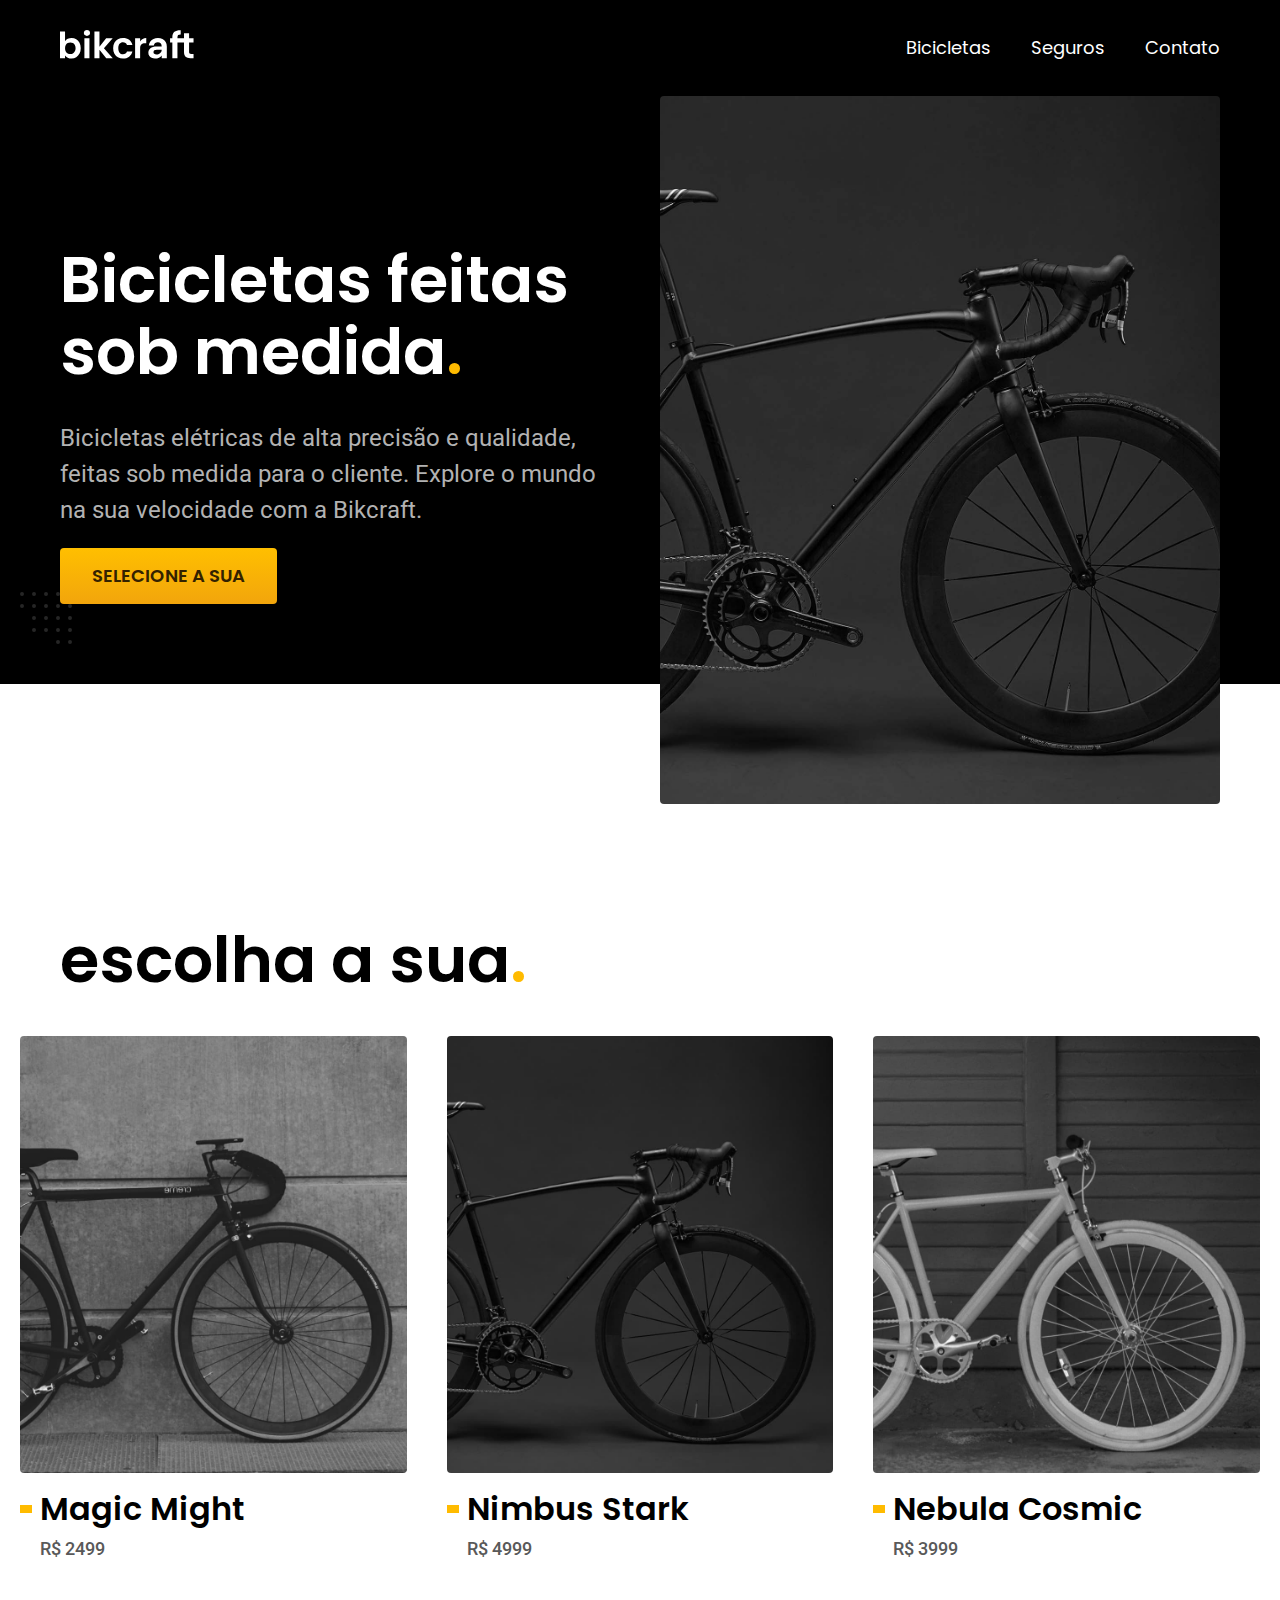
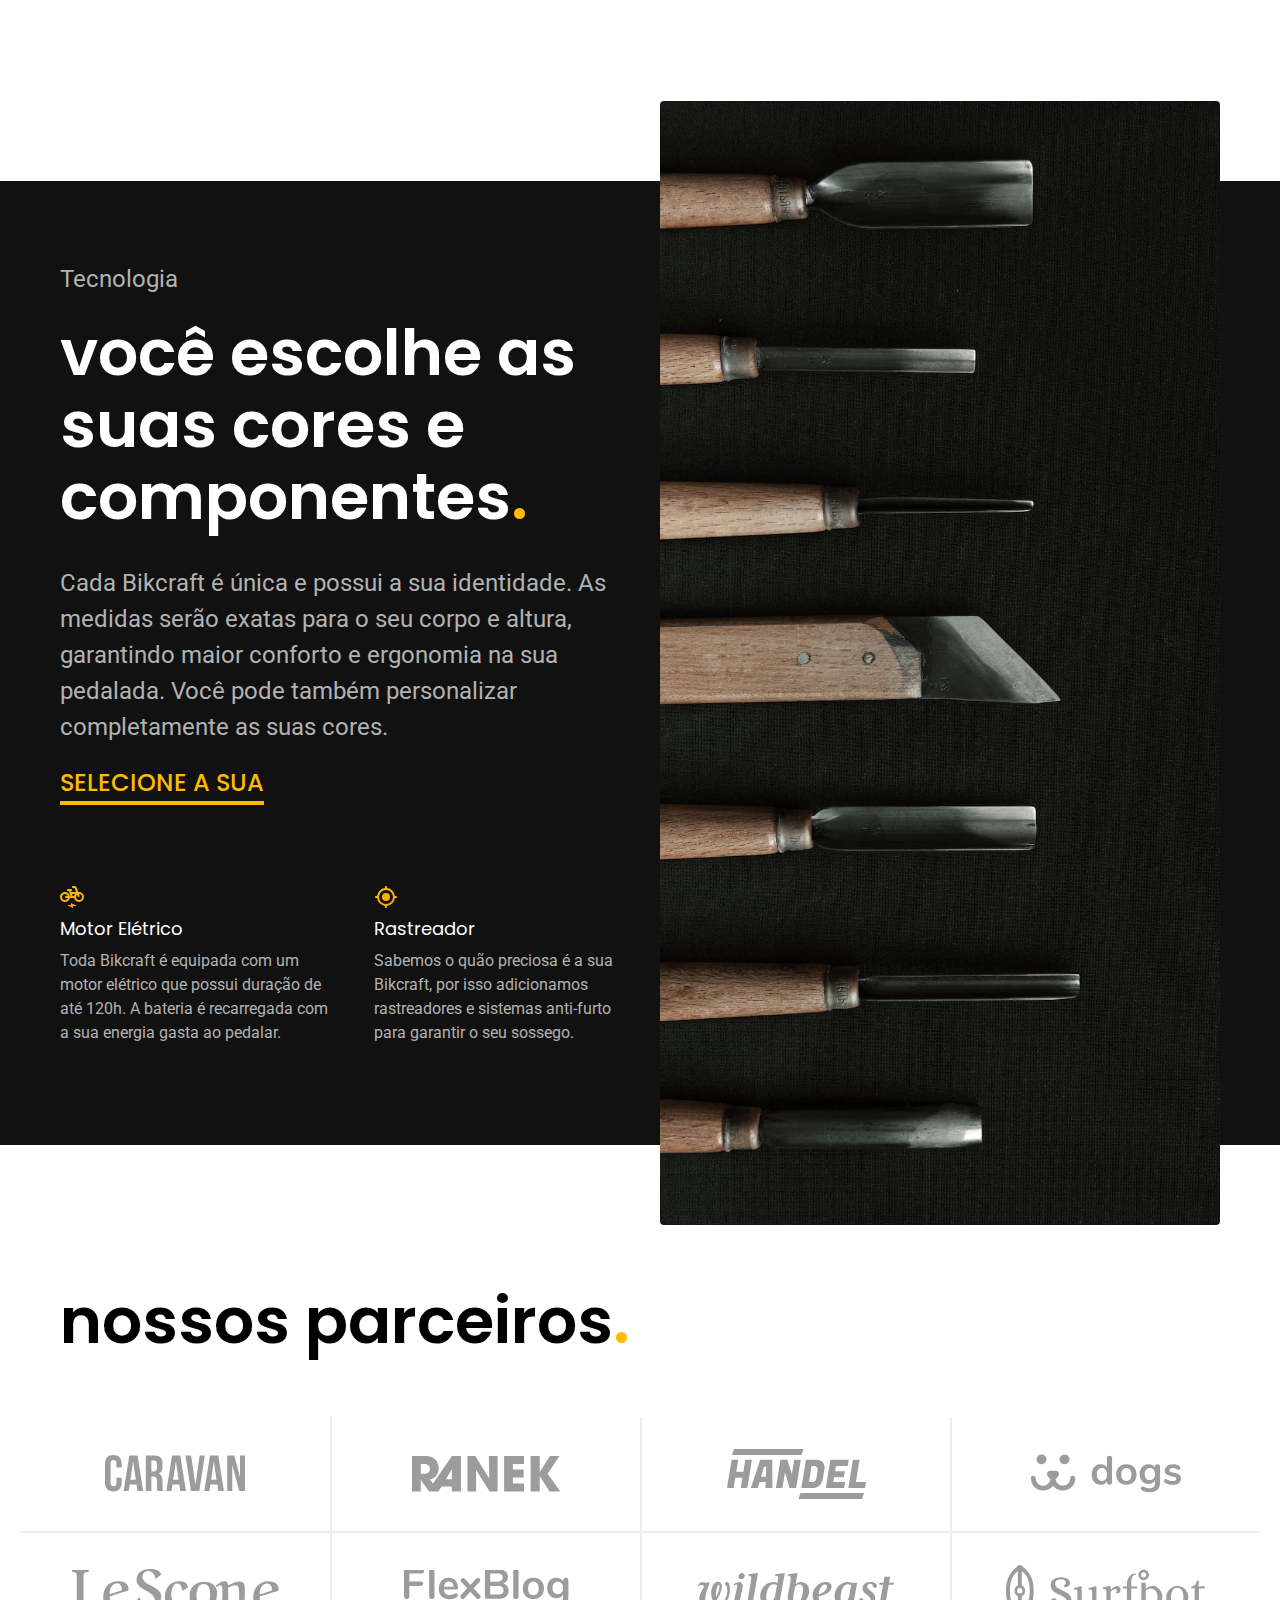
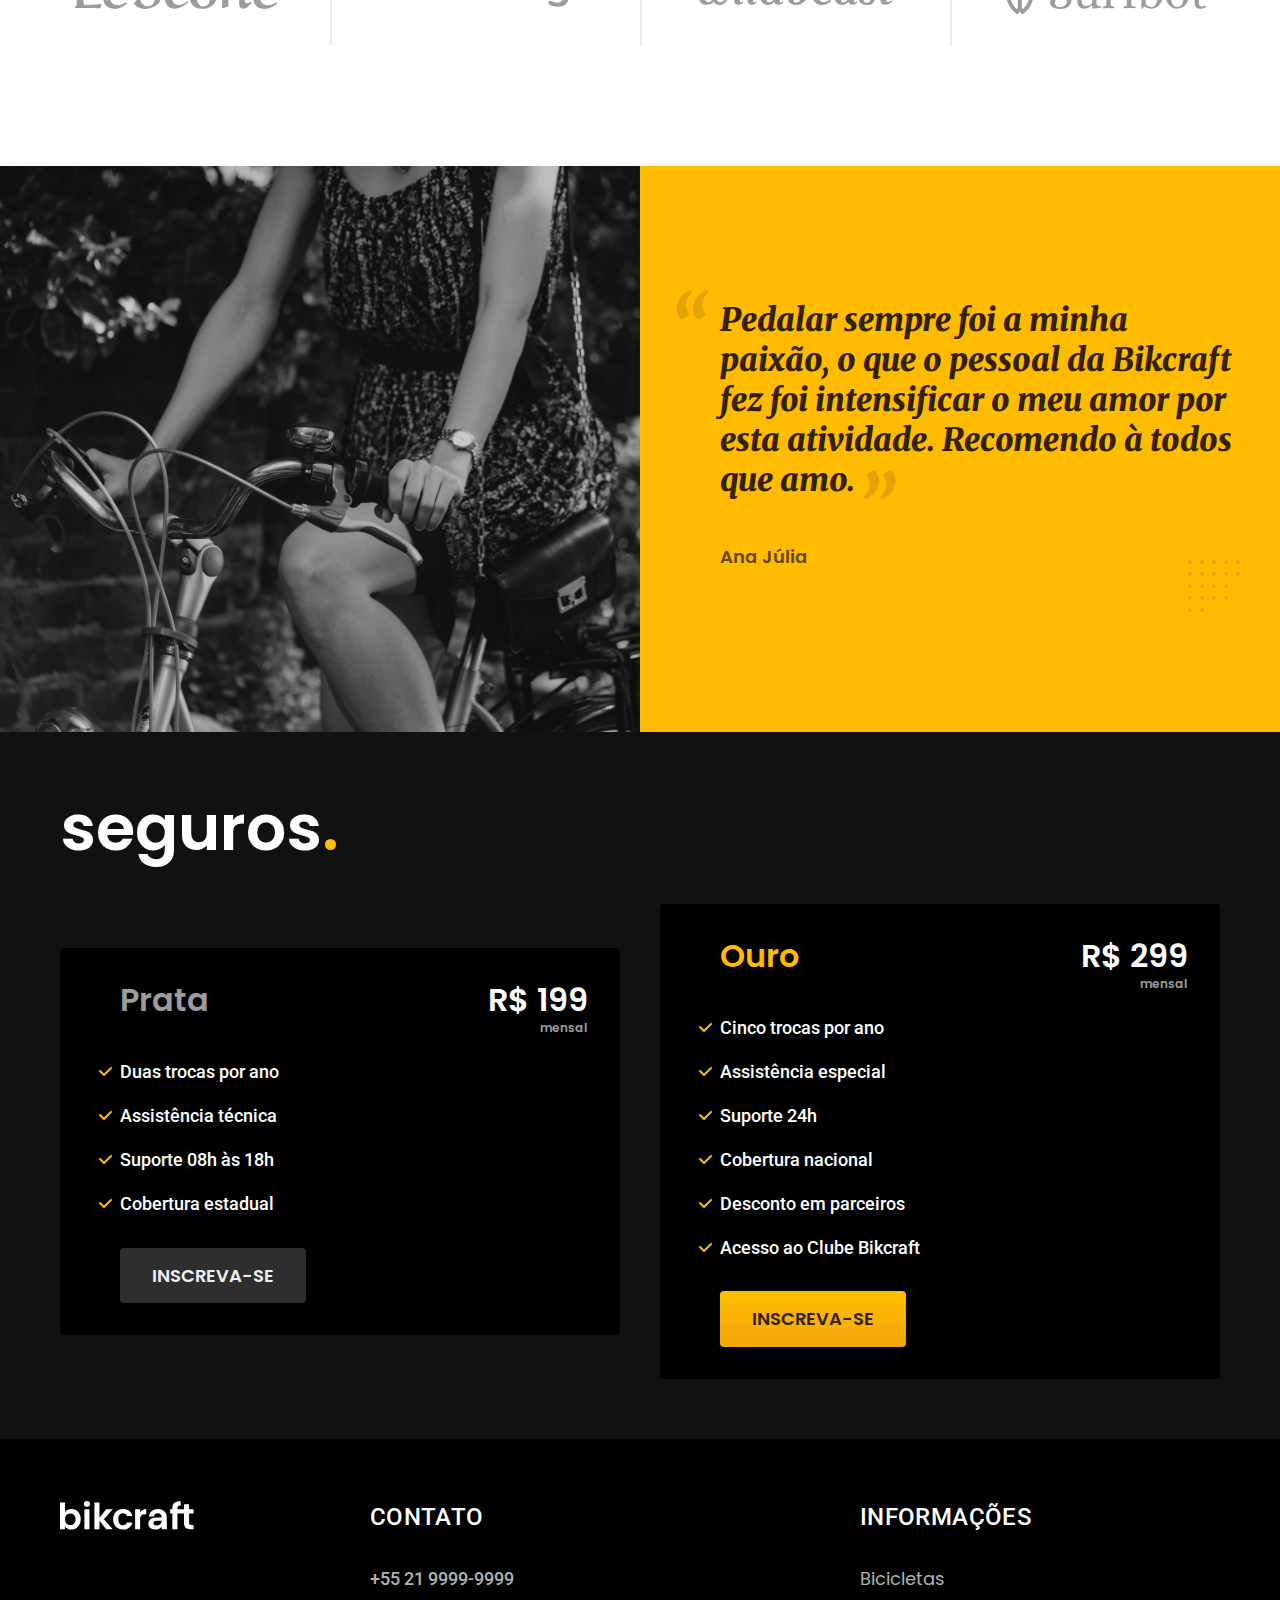
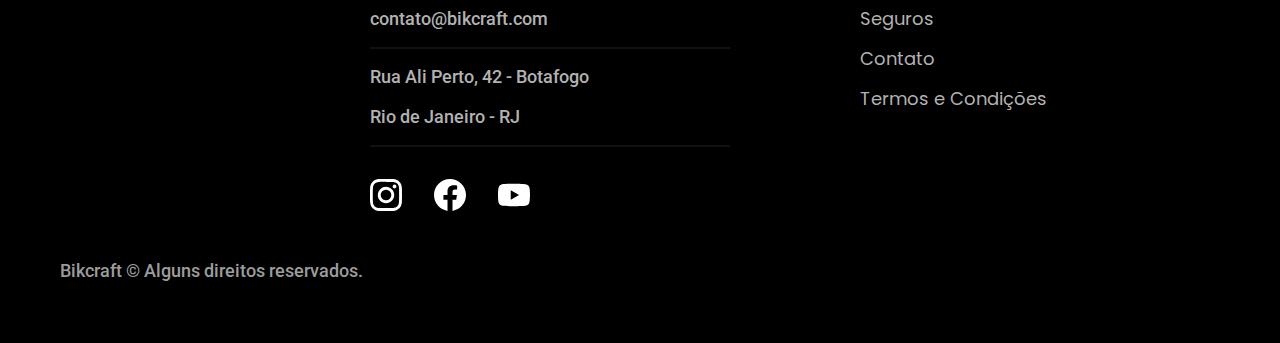
<file: index.html>
<!DOCTYPE html>
<html lang="pt-br">

<head>
  <meta charset="UTF-8">
  <meta name="viewport" content="width=device-width, initial-scale=1.0">
  <meta name="description" content="Bicicletas elétricas de alta precisão e qualidade,  feitas sob medida para o cliente. Explore o mundo na sua velocidade com a Bikcraft.">

  <link rel="preload" href="./css/style.css" as="style">
  <link rel="stylesheet" href="./css/style.css">

  <link rel="preconnect" href="https://fonts.googleapis.com">
  <link rel="preconnect" href="https://fonts.gstatic.com" crossorigin>
  <link href="https://fonts.googleapis.com/css2?family=Merriweather:ital,wght@1,900&family=Poppins:wght@400;600&family=Roboto:wght@400;500&display=swap" rel="stylesheet">
  <title>BikCraft - Bicicletas Elétricas</title>
</head>

<body>
  <header class="header-bg">
    <div class="header container">
      <a href="./"><img src="./img/bikcraft.svg" width="136" height="32" alt="Logo"></a>
      <nav aria-label="primaria">
        <ul class="header-menu cor-0 font-1-m">
          <li><a href="./bicicletas.html">Bicicletas</a></li>
          <li><a href="./seguros.html">Seguros</a></li>
          <li><a href="./contato.html">Contato</a></li>
        </ul>
      </nav>
    </div>
  </header>
  <main class="introducao-bg cor-0">
    <div class="introducao container">
      <div class="introducao-conteudo">
        <h1 class="font-1-xxl">Bicicletas feitas sob medida<span class="p-1">.</span></h1>
        <p class="font-2-l cor-5">Bicicletas elétricas de alta precisão e qualidade, feitas sob medida para o cliente. Explore o mundo na sua velocidade com a Bikcraft.</p>
        <a href="./bicicletas.html" class="botao">selecione a sua</a>
      </div>
      <picture>
        <source media="(max-width: 800px)" srcset="./img/bicicletas/nimbus.jpg">
        <img src="./img/fotos/introducao.jpg" width="1280" height="1600" alt="Bicicleta elétrica">
      </picture>
    </div>
  </main>
  <article class="bicicletas-lista">
    <h2 class="font-1-xxl container">escolha a sua<span class="p-1">.</span></h2>
    <ul class="bicicletas-lista">
      <li>
        <a href="./bicicletas/magic.html">
          <img src="img/bicicletas/magic-home.jpg " width="920" height="1040" alt="">
          <h3 class="font-1-xl">Magic Might</h3>
          <span class="font-2-m cor-8">R$ 2499</span>
        </a>
      </li>
      <li>
        <a href="./bicicletas/nimbus.html">
          <img src="img/bicicletas/nimbus-home.jpg  " width="920" height="1040" alt="">
          <h3 class="font-1-xl">Nimbus Stark</h3>
          <span class="font-2-m cor-8">R$ 4999</span>
        </a>
      </li>
      <li>
        <a href="./bicicletas/nebula.html">
          <img src="img/bicicletas/nebula-home.jpg " width="920" height="1040" alt="">
          <h3 class="font-1-xl">Nebula Cosmic</h3>
          <span class="font-2-m cor-8">R$ 3999</span>
        </a>
      </li>
    </ul>
  </article>
  <article class="tecnologia-bg">
    <div class="tecnologia container">
      <div class="tecnologia-conteudo">
        <span class="font-2-l cor-5">Tecnologia</span>
        <h2 class="font-1-xxl cor-0">você escolhe as suas cores e componentes<span class="p-1">.</span></h2>
        <p class="font-2-l cor-5">Cada Bikcraft é única e possui a sua identidade. As medidas serão exatas para o seu corpo e altura, garantindo maior conforto e ergonomia na sua pedalada. Você pode também personalizar completamente as suas cores.</p>
        <a href="./bicicletas.html" class="link">selecione a sua</a>
        <div class="tecnologia-vantagens">
          <div>
            <img src="img/icones/eletrica.svg" width="24" height="24" alt="">
            <h3 class="font-1-m cor-0">Motor Elétrico</h3>
            <p class="font-2-s cor-5">Toda Bikcraft é equipada com um motor elétrico que possui duração de até 120h. A bateria é recarregada com a sua energia gasta ao pedalar.</p>
          </div>
          <div>
            <img src="img/icones/rastreador.svg" width="24" height="24" alt="">
            <h3 class="font-1-m cor-0">Rastreador</h3>
            <p class="font-2-s cor-5">Sabemos o quão preciosa é a sua Bikcraft, por isso adicionamos rastreadores e sistemas anti-furto para garantir o seu sossego.</p>
          </div>
        </div>
      </div>
      <div class="tecnologia-imagem">
        <img src="img/fotos/tecnologia.jpg" width="1200" height="1920" alt="">
      </div>
    </div>
  </article>
  <section class="parceiros" aria-label="Nossos Parceiros">
    <h2 class="font-1-xxl container">nossos parceiros<span class="p-1">.</span></h2>
    <ul>
      <li><img src="img/parceiros/caravan.svg" width="140" height="38" alt="Caravan"></li>
      <li><img src="img/parceiros/ranek.svg" width="149" height="36" alt="Ranek"></li>
      <li><img src="img/parceiros/handel.svg" width="139" height="50" alt="Handel"></li>
      <li><img src="img/parceiros/dogs.svg" width="152" height="39" alt="Dogs"></li>
      <li><img src="img/parceiros/lescone.svg" width="208" height="41" alt="Lescone"></li>
      <li><img src="img/parceiros/flexblog.svg" width="165" height="38" alt="FlexBlog"></li>
      <li><img src="img/parceiros/wildbeast.svg" width="196" height="34" alt="WildBeast"></li>
      <li><img src="img/parceiros/surfbot.svg" width="200" height="49" alt="SurfBot"></li>
    </ul>
  </section>
  <section class="depoimento" aria-label="Depoimento">
    <div>
      <img src="img/fotos/depoimento.jpg" width="1560" height="1360" alt="Pessoa pedalando">
    </div>
    <div class="depoimento-conteudo">
      <blockquote class="font-1-xl p-5">
        <p>Pedalar sempre foi a minha paixão, o que o pessoal da Bikcraft fez foi intensificar o meu amor por esta atividade. Recomendo à todos que amo.</p>
        <span class="font-1-m-b p-4">Ana Júlia</span>
      </blockquote>
    </div>
  </section>
  <article class="seguros-bg">
    <div class="seguros container">
      <h2 class="font-1-xxl cor-0">seguros<span class="p-1">.</span></h2>
      <div class="seguros-item">
        <h3 class="font-1-xl cor-6">Prata</h3>
        <span class="font-1-xl cor-0">R$ 199<span class="font-1-xs cor-6">mensal</span></span>
        <ul class="font-2-m cor-0">
          <li>Duas trocas por ano</li>
          <li>Assistência técnica</li>
          <li>Suporte 08h às 18h</li>
          <li>Cobertura estadual</li>
        </ul>
        <a class="botao secundario" href="./orcamento.html">Inscreva-se</a>
      </div>
      <div class="seguros-item">
        <h3 class="font-1-xl p-1">Ouro</h3>
        <span class="font-1-xl cor-0">R$ 299<span class="font-1-xs cor-6">mensal</span></span>
        <ul class="font-2-m cor-0">
          <li>Cinco trocas por ano</li>
          <li>Assistência especial</li>
          <li>Suporte 24h</li>
          <li>Cobertura nacional</li>
          <li>Desconto em parceiros</li>
          <li>Acesso ao Clube Bikcraft</li>
        </ul>
        <a class="botao" href="./orcamento.html">Inscreva-se</a>
      </div>
    </div>
  </article>
  <footer class="footer-bg">
    <div class="footer container">
      <img src="img/bikcraft.svg" width="136" height="32" alt="Logo">
      <div class="footer-contato">
        <h3 class="font-2-l-b cor-0">Contato</h3>
        <ul class="font-2-m cor-5">
          <li><a href="tel:+55 21 9999-9999">+55 21 9999-9999</a></li>
          <li><a href="mailto:contato@bikcraft.com">contato@bikcraft.com</a></li>
          <li>Rua Ali Perto, 42 - Botafogo</li>
          <li>Rio de Janeiro - RJ</li>
        </ul>
        <div class="footer-redes">
          <a href="./">
            <img src="img/redes/instagram.svg" width="32" height="32" alt="">
          </a>
          <a href="./">
            <img src="img/redes/facebook.svg" width="32" height="32" alt="">
          </a>
          <a href="./">
            <img src="img/redes/youtube.svg" width="32" height="32" alt="">
          </a>
        </div>
      </div>
      <div class="footer-infomacoes">
        <h3 class="font-2-l-b cor-0">Informações</h3>
        <nav>
          <ul class="font-1-m cor-5">
            <li><a href="./bicicletas.html">Bicicletas</a></li>
            <li><a href="./seguros.html">Seguros</a></li>
            <li><a href="./contato.html">Contato</a></li>
            <li><a href="./termos.html">Termos e Condições</a></li>
          </ul>
        </nav>
      </div>
      <p class="footer-copy font-2-m cor-6">Bikcraft © Alguns direitos reservados.</p>
    </div>
  </footer>
</body>

</html>
</file>
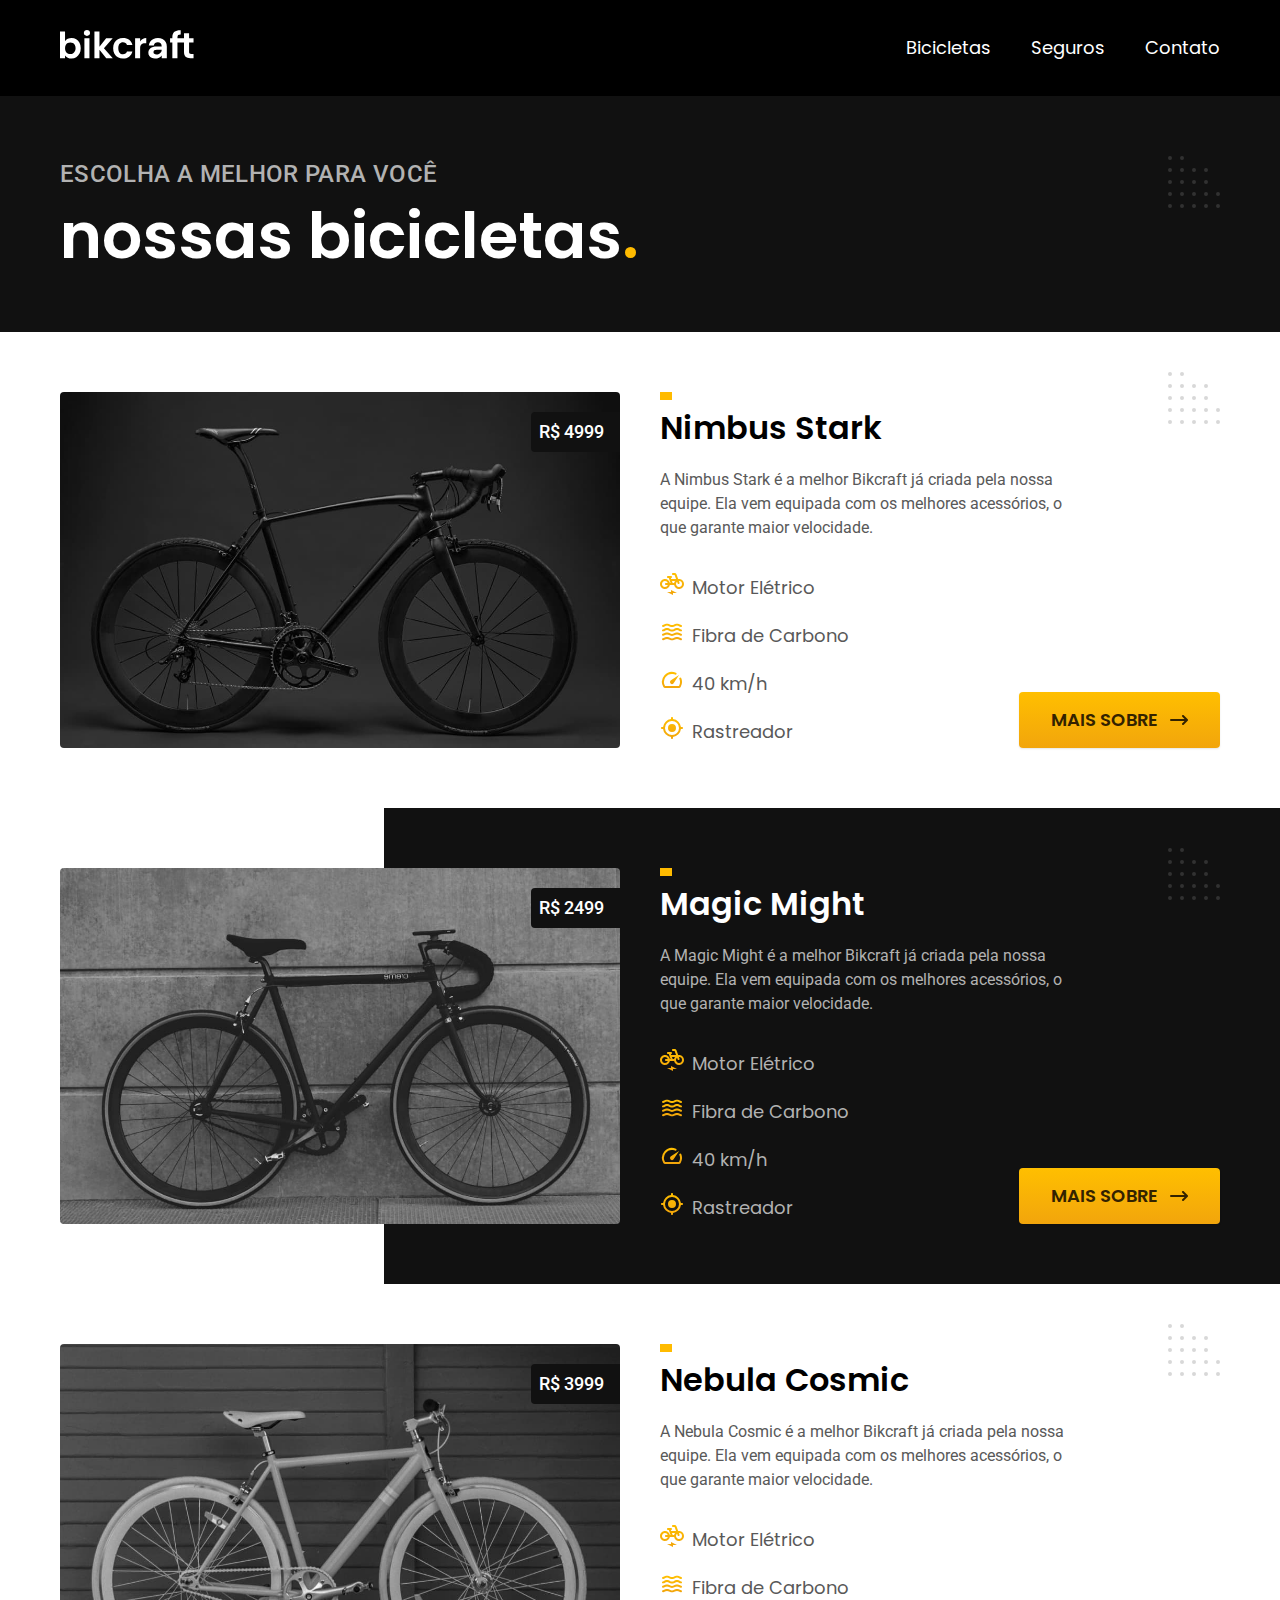
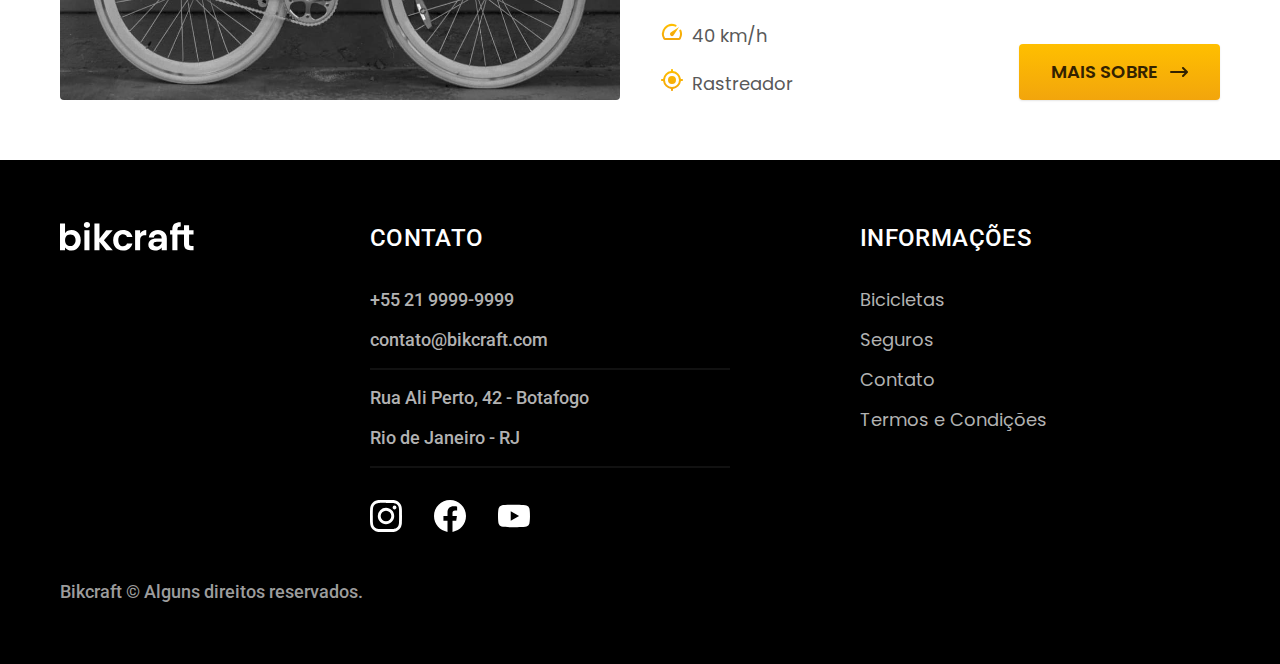
<file: bicicletas.html>
<html lang="pt-br">

<head>
  <meta charset="UTF-8">
  <meta name="viewport" content="width=device-width, initial-scale=1.0">
  <meta name="description" content="Bicicletas.">

  <link rel="preload" href="./css/style.css" as="style">
  <link rel="stylesheet" href="./css/style.css">

  <link rel="preconnect" href="https://fonts.googleapis.com">
  <link rel="preconnect" href="https://fonts.gstatic.com" crossorigin>
  <link href="https://fonts.googleapis.com/css2?family=Merriweather:ital,wght@1,900&family=Poppins:wght@400;600&family=Roboto:wght@400;500&display=swap" rel="stylesheet">
  <title>Bicicletas | Bikcraft</title>
</head>

<body dir="bicicletas">
  <header class="header-bg">
    <div class="header container">
      <a href="./"><img src="./img/bikcraft.svg" width="136" height="32" alt="Logo"></a>
      <nav aria-label="primaria">
        <ul class="header-menu cor-0 font-1-m">
          <li><a href="./bicicletas.html">Bicicletas</a></li>
          <li><a href="./seguros.html">Seguros</a></li>
          <li><a href="./contato.html">Contato</a></li>
        </ul>
      </nav>
    </div>
  </header>

  <main>
    <div class="titulo-bg">
      <div class="titulo container">
        <p class="font-2-l-b cor-5">Escolha a melhor para você</p>
        <h1 class="font-1-xxl cor-0">nossas bicicletas<span class="p-1">.</span></h1>
      </div>
    </div>
    <div class="bicicletas container">
      <div class="bicicletas-imagem">
        <img src="img/bicicletas/nimbus.jpg" width="1120" height="680" alt="">
        <span class="font-2-m cor-0">R$ 4999</span>
      </div>
      <div class="bicicletas-conteudo">
        <h2 class="font-1-xl">Nimbus Stark</h2>
        <p class="font-2-s cor-8">A Nimbus Stark é a melhor Bikcraft já criada pela nossa equipe. Ela vem equipada com os melhores acessórios, o que garante maior velocidade.</p>
        <ul class="font-1-m cor-8">
          <li>
            <img src="./img/icones/eletrica.svg" width="24" height="24" alt="">
            Motor Elétrico
          </li>
          <li>
            <img src="./img/icones/carbono.svg" width="24" height="24" alt="">
            Fibra de Carbono
          </li>
          <li>
            <img src="./img/icones/velocidade.svg" width="24" height="24" alt="">
            40 km/h
          </li>
          <li>
            <img src="./img/icones/rastreador.svg" width="24" height="24" alt="">
            Rastreador
          </li>
        </ul>
        <a class="botao seta" href="./bicicletas/nimbus.html">Mais Sobre</a>
      </div>
    </div>

    <div class="bicicletas-bg">
      <div class="bicicletas container">
        <div class="bicicletas-imagem">
          <img src="img/bicicletas/magic.jpg" width="1120" height="680" alt="">
          <span class="font-2-m cor-0">R$ 2499</span>
        </div>
        <div class="bicicletas-conteudo">
          <h2 class="font-1-xl cor-0">Magic Might</h2>
          <p class="font-2-s cor-5">A Magic Might é a melhor Bikcraft já criada pela nossa equipe. Ela vem equipada com os melhores acessórios, o que garante maior velocidade.</p>
          <ul class="font-1-m cor-5">
            <li>
              <img src="./img/icones/eletrica.svg" width="24" height="24" alt="">
              Motor Elétrico
            </li>
            <li>
              <img src="./img/icones/carbono.svg" width="24" height="24" alt="">
              Fibra de Carbono
            </li>
            <li>
              <img src="./img/icones/velocidade.svg" width="24" height="24" alt="">
              40 km/h
            </li>
            <li>
              <img src="./img/icones/rastreador.svg" width="24" height="24" alt="">
              Rastreador
            </li>
          </ul>
          <a class="botao seta" href="./bicicletas/magic.html">Mais Sobre</a>
        </div>
      </div>
    </div>

    <div class="bicicletas container">
      <div class="bicicletas-imagem">
        <img src="img/bicicletas/nebula.jpg" width="1120" height="680" alt="">
        <span class="font-2-m cor-0">R$ 3999</span>
      </div>
      <div class="bicicletas-conteudo">
        <h2 class="font-1-xl">Nebula Cosmic</h2>
        <p class="font-2-s cor-8">A Nebula Cosmic é a melhor Bikcraft já criada pela nossa equipe. Ela vem equipada com os melhores acessórios, o que garante maior velocidade.</p>
        <ul class="font-1-m cor-8">
          <li>
            <img src="./img/icones/eletrica.svg" width="24" height="24" alt="">
            Motor Elétrico
          </li>
          <li>
            <img src="./img/icones/carbono.svg" width="24" height="24" alt="">
            Fibra de Carbono
          </li>
          <li>
            <img src="./img/icones/velocidade.svg" width="24" height="24" alt="">
            40 km/h
          </li>
          <li>
            <img src="./img/icones/rastreador.svg" width="24" height="24" alt="">
            Rastreador
          </li>
        </ul>
        <a class="botao seta" href="./bicicletas/nebula.html">Mais Sobre</a>
      </div>
    </div>
  </main>

  <footer class="footer-bg">
    <div class="footer container">
      <img src="img/bikcraft.svg" width="136" height="32" alt="Logo">
      <div class="footer-contato">
        <h3 class="font-2-l-b cor-0">Contato</h3>
        <ul class="font-2-m cor-5">
          <li><a href="tel:+55 21 9999-9999">+55 21 9999-9999</a></li>
          <li><a href="mailto:contato@bikcraft.com">contato@bikcraft.com</a></li>
          <li>Rua Ali Perto, 42 - Botafogo</li>
          <li>Rio de Janeiro - RJ</li>
        </ul>
        <div class="footer-redes">
          <a href="./">
            <img src="img/redes/instagram.svg" width="32" height="32" alt="">
          </a>
          <a href="./">
            <img src="img/redes/facebook.svg" width="32" height="32" alt="">
          </a>
          <a href="./">
            <img src="img/redes/youtube.svg" width="32" height="32" alt="">
          </a>
        </div>
      </div>
      <div class="footer-infomacoes">
        <h3 class="font-2-l-b cor-0">Informações</h3>
        <nav>
          <ul class="font-1-m cor-5">
            <li><a href="./bicicletas.html">Bicicletas</a></li>
            <li><a href="./seguros.html">Seguros</a></li>
            <li><a href="./contato.html">Contato</a></li>
            <li><a href="./termos.html">Termos e Condições</a></li>
          </ul>
        </nav>
      </div>
      <p class="footer-copy font-2-m cor-6">Bikcraft © Alguns direitos reservados.</p>
    </div>
  </footer>
</body>

</html>
</file>
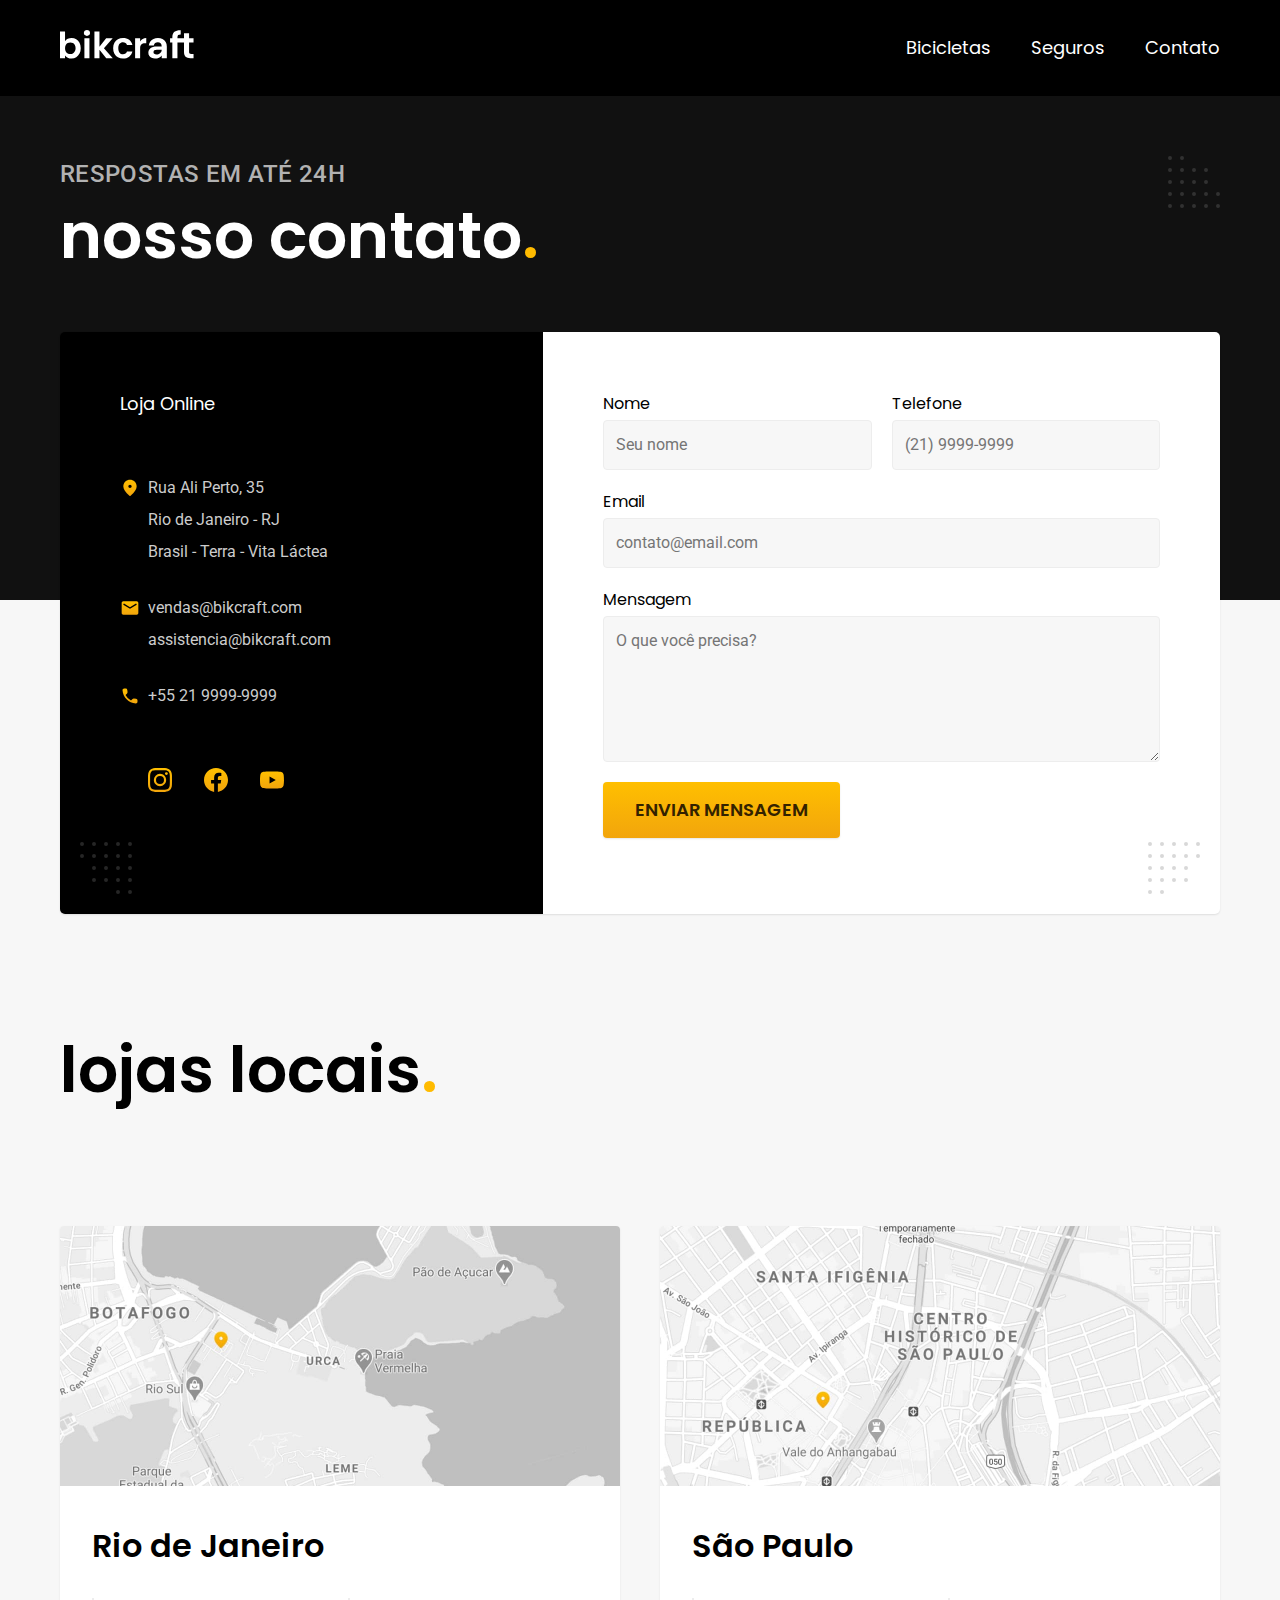
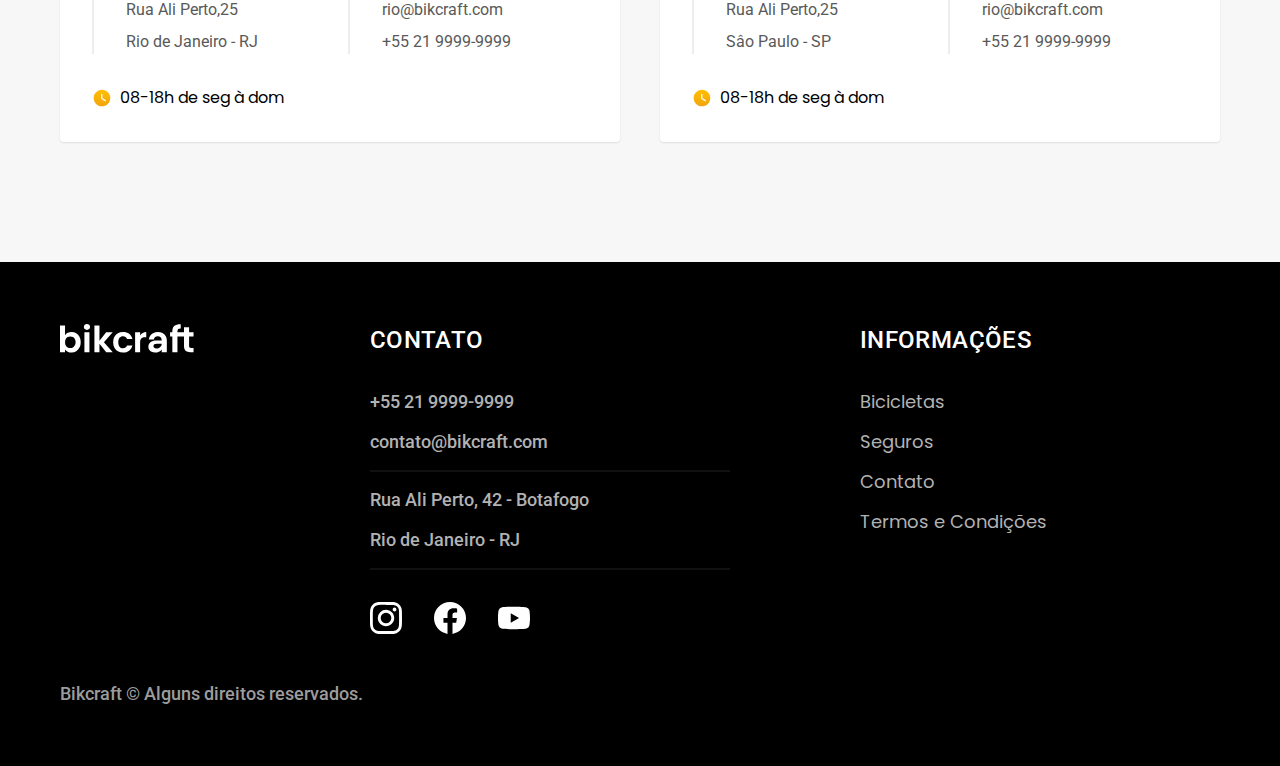
<file: contato.html>
<html lang="pt-br">

<head>
  <meta charset="UTF-8">
  <meta name="viewport" content="width=device-width, initial-scale=1.0">
  <meta name="description" content="Contato.">

  <link rel="stylesheet" href="./css/style.css">

  <link rel="preconnect" href="https://fonts.googleapis.com">
  <link rel="preconnect" href="https://fonts.gstatic.com" crossorigin>
  <link href="https://fonts.googleapis.com/css2?family=Merriweather:ital,wght@1,900&family=Poppins:wght@400;600&family=Roboto:wght@400;500&display=swap" rel="stylesheet">
  <title>Contato | Bikcraft</title>
</head>

<body id="contato">
  <header class="header-bg">
    <div class="header container">
      <a href="./"><img src="./img/bikcraft.svg" width="136" height="32" alt="Logo"></a>
      <nav aria-label="primaria">
        <ul class="header-menu cor-0 font-1-m">
          <li><a href="./bicicletas.html">Bicicletas</a></li>
          <li><a href="./seguros.html">Seguros</a></li>
          <li><a href="./contato.html">Contato</a></li>
        </ul>
      </nav>
    </div>
  </header>

  <main>
    <div class="titulo-bg">
      <div class="titulo container">
        <p class="font-2-l-b cor-5">respostas em até 24h</p>
        <h1 class="font-1-xxl cor-0">nosso contato<span class="p-1">.</span></h1>
      </div>
    </div>
    <div class="contato container">
      <section class="contato-dados" aria-label="Endereço">
        <h2 class="font-1-m cor-0">Loja Online</h2>
        <div class="contato-endereco font-2-s cor-4">
          <p>Rua Ali Perto, 35</p>
          <p>Rio de Janeiro - RJ</p>
          <p>Brasil - Terra - Vita Láctea</p>
        </div>
        <address class="contato-meios font-2-s cor-4">
          <a href="mailto:vendas@bikcraft.com">vendas@bikcraft.com</a>
          <a href="mailto:assistencia@bikcraft.com">assistencia@bikcraft.com</a>
          <a href="tel:+55 21 9999-9999">+55 21 9999-9999</a>
        </address>
        <div class="contato-redes">
          <a href="./">
            <img src="img/redes/instagram-p.svg" width="24" height="24" alt="">
          </a>
          <a href="./">
            <img src="img/redes/facebook-p.svg" width="24" height="24" alt="">
          </a>
          <a href="./">
            <img src="img/redes/youtube-p.svg" width="24" height="24" alt="">
          </a>
        </div>
      </section>
      <section class="contato-formulario" aria-label="Formulário">
        <form class="form" action="./contato.html">
          <div>
            <label for="nome">Nome</label>
            <input type="text" id="nome" name="nome" placeholder="Seu nome">
          </div>
          <div>
            <label for="telefone">Telefone</label>
            <input type="text" id="telefone" name="telefone" placeholder="(21) 9999-9999">
          </div>
          <div class="col-2">
            <label for="email">Email</label>
            <input type="email" id="email" name="email" placeholder="contato@email.com">
          </div>
          <div class="col-2">
            <label for="mensagem">Mensagem</label>
            <textarea rows="5" id="mensagem" name="mensagem" placeholder="O que você precisa?"></textarea>
          </div>
          <button class="botao col-2">Enviar Mensagem</button>
        </form>
      </section>
    </div>
  </main>

  <article class="lojas container">
    <h2 class="font-1-xxl">lojas locais<span class="p-1">.</span></h2>
    <div class="lojas-item">
      <img src="./img/lojas/rj.jpg" width="1120" height="520" alt="Mapa rj endereço da loja">
      <div class="lojas-conteudo">
        <h3 class="font-1-xl">Rio de Janeiro</h3>
        <div class="lojas-dados font-2-s cor-8">
          <p>Rua Ali Perto,25</p>
          <p>Rio de Janeiro - RJ</p>
        </div>
        <div class="lojas-dados font-2-s cor-8">
          <a href="mailto:rio@bikcraft.com">rio@bikcraft.com</a>
          <a href="tel:+55 21 9999-9999">+55 21 9999-9999</a>
        </div>
        <p class="lojas-tempo font-1-s"><img src="./img/icones/horario.svg" width="20" height="20" alt="">08-18h de seg à dom</p>
      </div>
    </div>
    <div class="lojas-item">
      <img src="./img/lojas/sp.jpg" width="1120" height="520" alt="Mapa SP endereço da loja">
      <div class="lojas-conteudo">
        <h3 class="font-1-xl">São Paulo</h3>
        <div class="lojas-dados font-2-s cor-8">
          <p>Rua Ali Perto,25</p>
          <p>Sâo Paulo - SP</p>
        </div>
        <div class="lojas-dados font-2-s cor-8">
          <a href="mailto:rio@bikcraft.com">rio@bikcraft.com</a>
          <a href="tel:+55 21 9999-9999">+55 21 9999-9999</a>
        </div>
        <p class="lojas-tempo font-1-s"><img src="./img/icones/horario.svg" width="20" height="20" alt="">08-18h de seg à dom</p>
      </div>
    </div>
  </article>

  <footer class="footer-bg">
    <div class="footer container">
      <img src="img/bikcraft.svg" width="136" height="32" alt="Logo">
      <div class="footer-contato">
        <h3 class="font-2-l-b cor-0">Contato</h3>
        <ul class="font-2-m cor-5">
          <li><a href="tel:+55 21 9999-9999">+55 21 9999-9999</a></li>
          <li><a href="mailto:contato@bikcraft.com">contato@bikcraft.com</a></li>
          <li>Rua Ali Perto, 42 - Botafogo</li>
          <li>Rio de Janeiro - RJ</li>
        </ul>
        <div class="footer-redes">
          <a href="./">
            <img src="img/redes/instagram.svg" width="32" height="32" alt="">
          </a>
          <a href="./">
            <img src="img/redes/facebook.svg" width="32" height="32" alt="">
          </a>
          <a href="./">
            <img src="img/redes/youtube.svg" width="32" height="32" alt="">
          </a>
        </div>
      </div>
      <div class="footer-infomacoes">
        <h3 class="font-2-l-b cor-0">Informações</h3>
        <nav>
          <ul class="font-1-m cor-5">
            <li><a href="./bicicletas.html">Bicicletas</a></li>
            <li><a href="./seguros.html">Seguros</a></li>
            <li><a href="./contato.html">Contato</a></li>
            <li><a href="./termos.html">Termos e Condições</a></li>
          </ul>
        </nav>
      </div>
      <p class="footer-copy font-2-m cor-6">Bikcraft © Alguns direitos reservados.</p>
    </div>
  </footer>
</body>

</html>
</file>
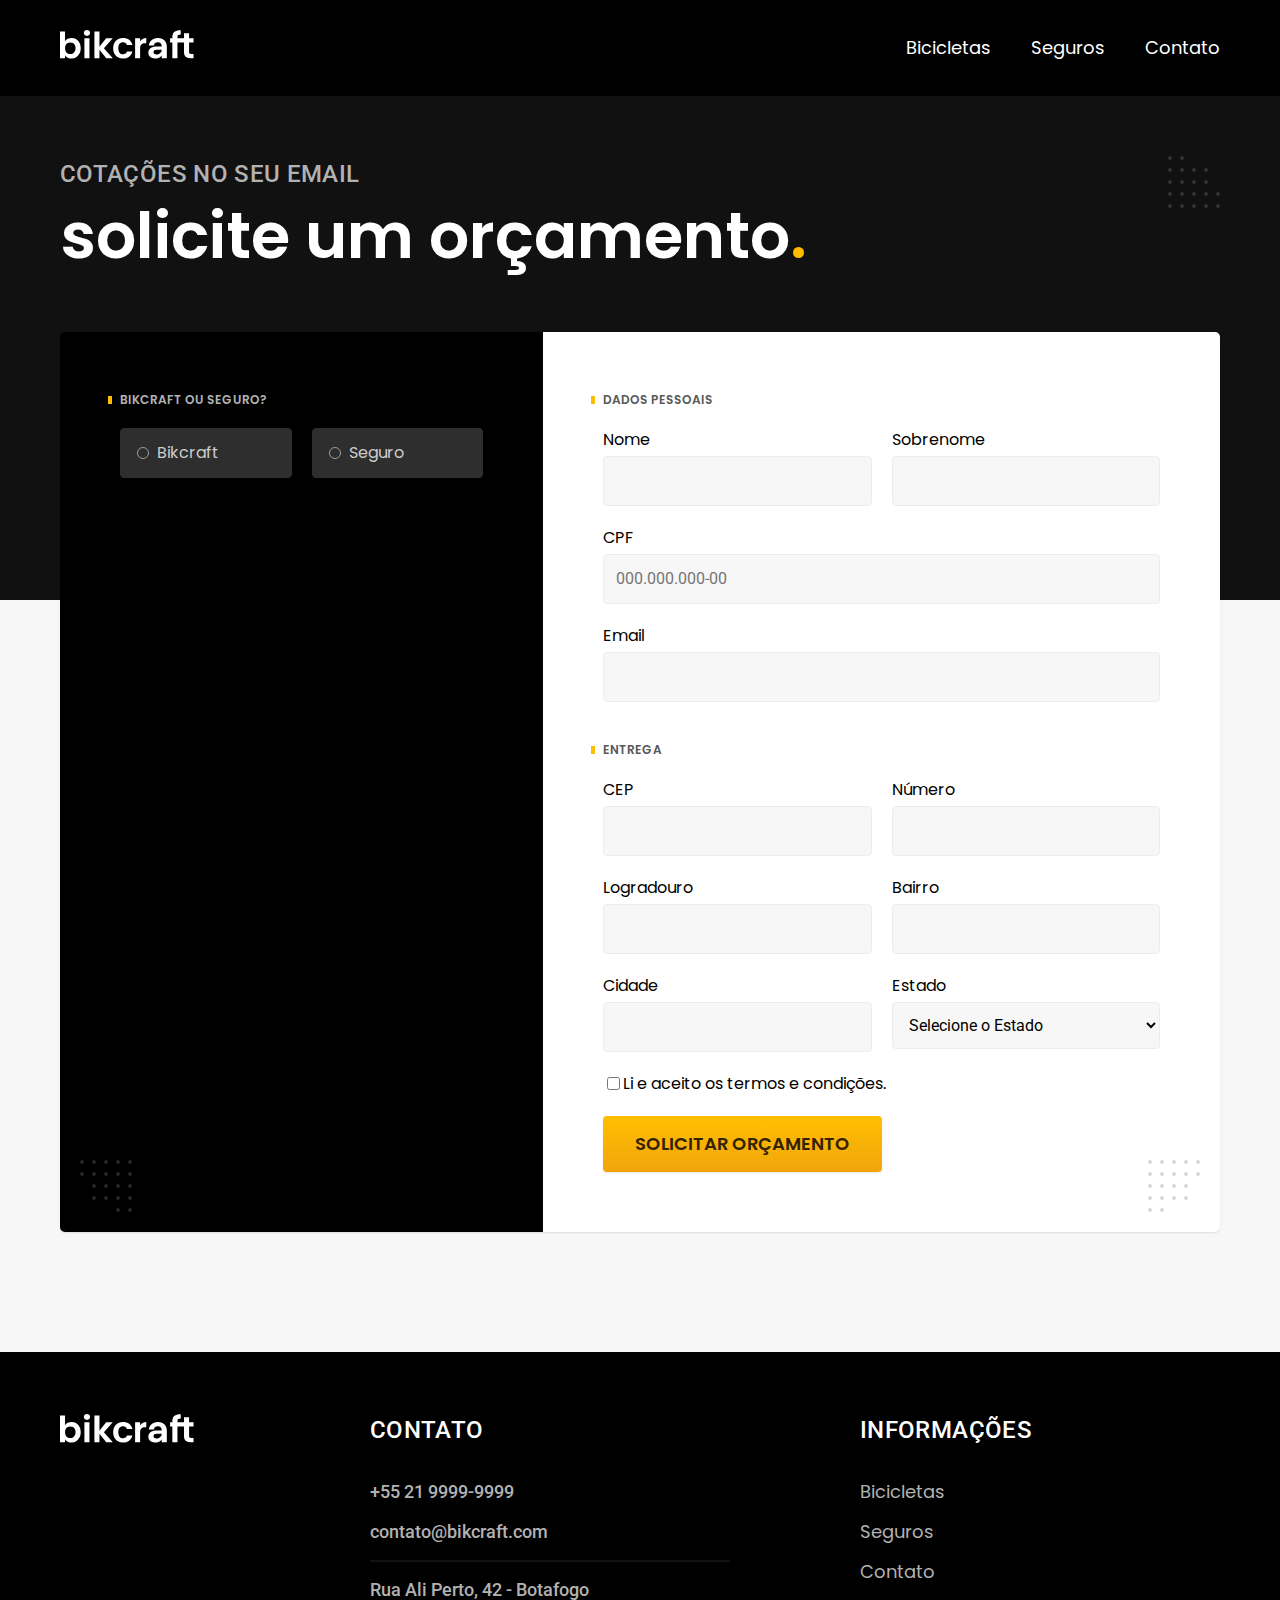
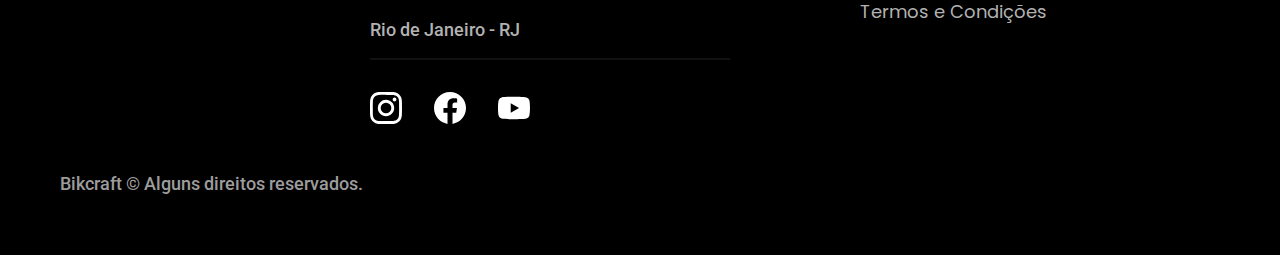
<file: orcamento.html>
<html lang="pt-br">

<head>
  <meta charset="UTF-8">
  <meta name="viewport" content="width=device-width, initial-scale=1.0">
  <meta name="description" content="Orçamento.">

  <link rel="preload" href="./css/style.css" as="style">
  <link rel="stylesheet" href="./css/style.css">

  <link rel="preconnect" href="https://fonts.googleapis.com">
  <link rel="preconnect" href="https://fonts.gstatic.com" crossorigin>
  <link href="https://fonts.googleapis.com/css2?family=Merriweather:ital,wght@1,900&family=Poppins:wght@400;600&family=Roboto:wght@400;500&display=swap" rel="stylesheet">
  <title>Orçamento | Bikcraft</title>
</head>

<body id="orcamento">
  <header class="header-bg">
    <div class="header container">
      <a href="./"><img src="./img/bikcraft.svg" width="136" height="32" alt="Logo"></a>
      <nav aria-label="primaria">
        <ul class="header-menu cor-0 font-1-m">
          <li><a href="./bicicletas.html">Bicicletas</a></li>
          <li><a href="./seguros.html">Seguros</a></li>
          <li><a href="./contato.html">Contato</a></li>
        </ul>
      </nav>
    </div>
  </header>

  <main>
    <div class="titulo-bg">
      <div class="titulo container">
        <p class="font-2-l-b cor-5">COTAÇÕES NO SEU EMAIL</p>
        <h1 class="font-1-xxl cor-0">solicite um orçamento<span class="p-1">.</span></h1>
      </div>
    </div>

    <form class="orcamento container" action="./">
      <div class="orcamento-produto">
        <h2 class="font-1-xs cor-5">Bikcraft ou Seguro?</h2>

        <input type="radio" name="tipo" value="bikcraft" id="bikcraft">
        <label for="bikcraft" class="cor-11">Bikcraft</label>

        <input type="radio" name="tipo" value="seguro" id="seguro">
        <label for="seguro" class="cor-11">Seguro</label>

        <div class="orcamento-conteudo" id="orcamento-bikcraft">
          <h2 class="font-1-xs cor-5">Escolha a sua</h2>

          <input type="radio" name="produto" value="nimbus" id="nimbus">
          <label for="nimbus" class="cor-11">Nimbus Stark <span>R$ 4999</span></label>
          <div class="orcamento-detalhes">
            <ul class="font-1-xs cor-8">
              <li><img src="./img/icones/eletrica.svg" width="24" height="24" alt="">Motor Elétrico</li>
              <li><img src="./img/icones/carbono.svg" width="24" height="24" alt="">Fibra de Carbono</li>
              <li><img src="./img/icones/velocidade.svg" width="24" height="24" alt="">50 km/h</li>
              <li><img src="./img/icones/rastreador.svg" width="24" height="24" alt="">Rastreado</li>
            </ul>
            <img src="./img/bicicletas/nimbus.jpg" width="1120" height="680" alt="Bicicleta preta">
          </div>

          <input type="radio" name="produto" value="magic" id="magic">
          <label for="magic" class="cor-11">Magic Might <span>R$ 2499</span></label>
          <div class="orcamento-detalhes">
            <ul class="font-1-xs cor-8">
              <li><img src="./img/icones/eletrica.svg" width="24" height="24" alt="">Motor Elétrico</li>
              <li><img src="./img/icones/carbono.svg" width="24" height="24" alt="">Fibra de Carbono</li>
              <li><img src="./img/icones/velocidade.svg" width="24" height="24" alt="">40 km/h</li>
              <li><img src="./img/icones/rastreador.svg" width="24" height="24" alt="">Rastreado</li>
            </ul>
            <img src="./img/bicicletas/magic.jpg" width="1120" height="680" alt="Bicicleta preta">
          </div>

          <input type="radio" name="produto" value="nebula" id="nebula">
          <label for="nebula" class="cor-11">Nebula Cosmic <span>R$ 3999</span></label>
          <div class="orcamento-detalhes">
            <ul class="font-1-xs cor-8">
              <li><img src="./img/icones/eletrica.svg" width="24" height="24" alt="">Motor Elétrico</li>
              <li><img src="./img/icones/carbono.svg" width="24" height="24" alt="">Fibra de Carbono</li>
              <li><img src="./img/icones/velocidade.svg" width="24" height="24" alt="">45 km/h</li>
              <li><img src="./img/icones/rastreador.svg" width="24" height="24" alt="">Rastreado</li>
            </ul>
            <img src="./img/bicicletas/nebula.jpg" width="1120" height="680" alt="Bicicleta branca">
          </div>
        </div>

        <div class="orcamento-conteudo" id="orcamento-seguro">
          <h2 class="font-1-xs cor-5">Escolha o plano</h2>

          <input type="radio" name="produto" value="prata" id="prata">
          <label for="prata" class="cor-11">prata <span>R$ 199</span></label>

          <input type="radio" name="produto" value="ouro" id="ouro">
          <label for="ouro" class="cor-11">Ouro <span>R$ 299</span></label>

        </div>

      </div>
      <div class="orcamento-dados form">
        <h2 class="font-1-xs cor-9 col-2">Dados pessoais</h2>
        <div>
          <label for="nome">Nome</label>
          <input type="text" id="nome" name="nome">
        </div>
        <div>
          <label for="sobrenome">Sobrenome</label>
          <input type="text" id="sobrenome" name="sobrenome">
        </div>
        <div class="col-2">
          <label for="cpf">CPF</label>
          <input type="text" id="cpf" name="cpf" placeholder="000.000.000-00">
        </div>
        <div class="col-2">
          <label for="email">Email</label>
          <input type="email" id="email" name="email">
        </div>
        <h2 class="font-1-xs cor-9 col-2">Entrega</h2>
        <div>
          <label for="cep">CEP</label>
          <input type="text" id="cep" name="cep">
        </div>
        <div>
          <label for="numero">Número</label>
          <input type="text" id="numero" name="numero">
        </div>
        <div>
          <label for="logradouro">Logradouro</label>
          <input type="text" id="logradouro" name="logradouro">
        </div>
        <div>
          <label for="bairro">Bairro</label>
          <input type="text" id="bairro" name="bairro">
        </div>
        <div>
          <label for="cidade">Cidade</label>
          <input type="text" id="cidade" name="cidade">
        </div>
        <div>
          <label for="estado">Estado</label>
          <select name="estado" id="estado" aria-placeholder="Escolha o Estado">
            <option value="" disabled selected>Selecione o Estado</option>
            <option value="rj">Rio de Janeiro</option>
            <option value="sp">São Paulo</option>
          </select>
        </div>
        <div class="termos-botao col-2">
          <input type="checkbox" id="termos" name="termos">
          <label for="termos"><a href="./termos.html">Li e aceito os termos e condições.</a></label>
        </div>
        <button class="botao col-2">SOLICITAR ORÇAMENTO</button>
      </div>
    </form>

  </main>

  <footer class="footer-bg">
    <div class="footer container">
      <img src="img/bikcraft.svg" width="136" height="32" alt="Logo">
      <div class="footer-contato">
        <h3 class="font-2-l-b cor-0">Contato</h3>
        <ul class="font-2-m cor-5">
          <li><a href="tel:+55 21 9999-9999">+55 21 9999-9999</a></li>
          <li><a href="mailto:contato@bikcraft.com">contato@bikcraft.com</a></li>
          <li>Rua Ali Perto, 42 - Botafogo</li>
          <li>Rio de Janeiro - RJ</li>
        </ul>
        <div class="footer-redes">
          <a href="./">
            <img src="img/redes/instagram.svg" width="32" height="32" alt="">
          </a>
          <a href="./">
            <img src="img/redes/facebook.svg" width="32" height="32" alt="">
          </a>
          <a href="./">
            <img src="img/redes/youtube.svg" width="32" height="32" alt="">
          </a>
        </div>
      </div>
      <div class="footer-infomacoes">
        <h3 class="font-2-l-b cor-0">Informações</h3>
        <nav>
          <ul class="font-1-m cor-5">
            <li><a href="./bicicletas.html">Bicicletas</a></li>
            <li><a href="./seguros.html">Seguros</a></li>
            <li><a href="./contato.html">Contato</a></li>
            <li><a href="./termos.html">Termos e Condições</a></li>
          </ul>
        </nav>
      </div>
      <p class="footer-copy font-2-m cor-6">Bikcraft © Alguns direitos reservados.</p>
    </div>
  </footer>
</body>

</html>
</file>
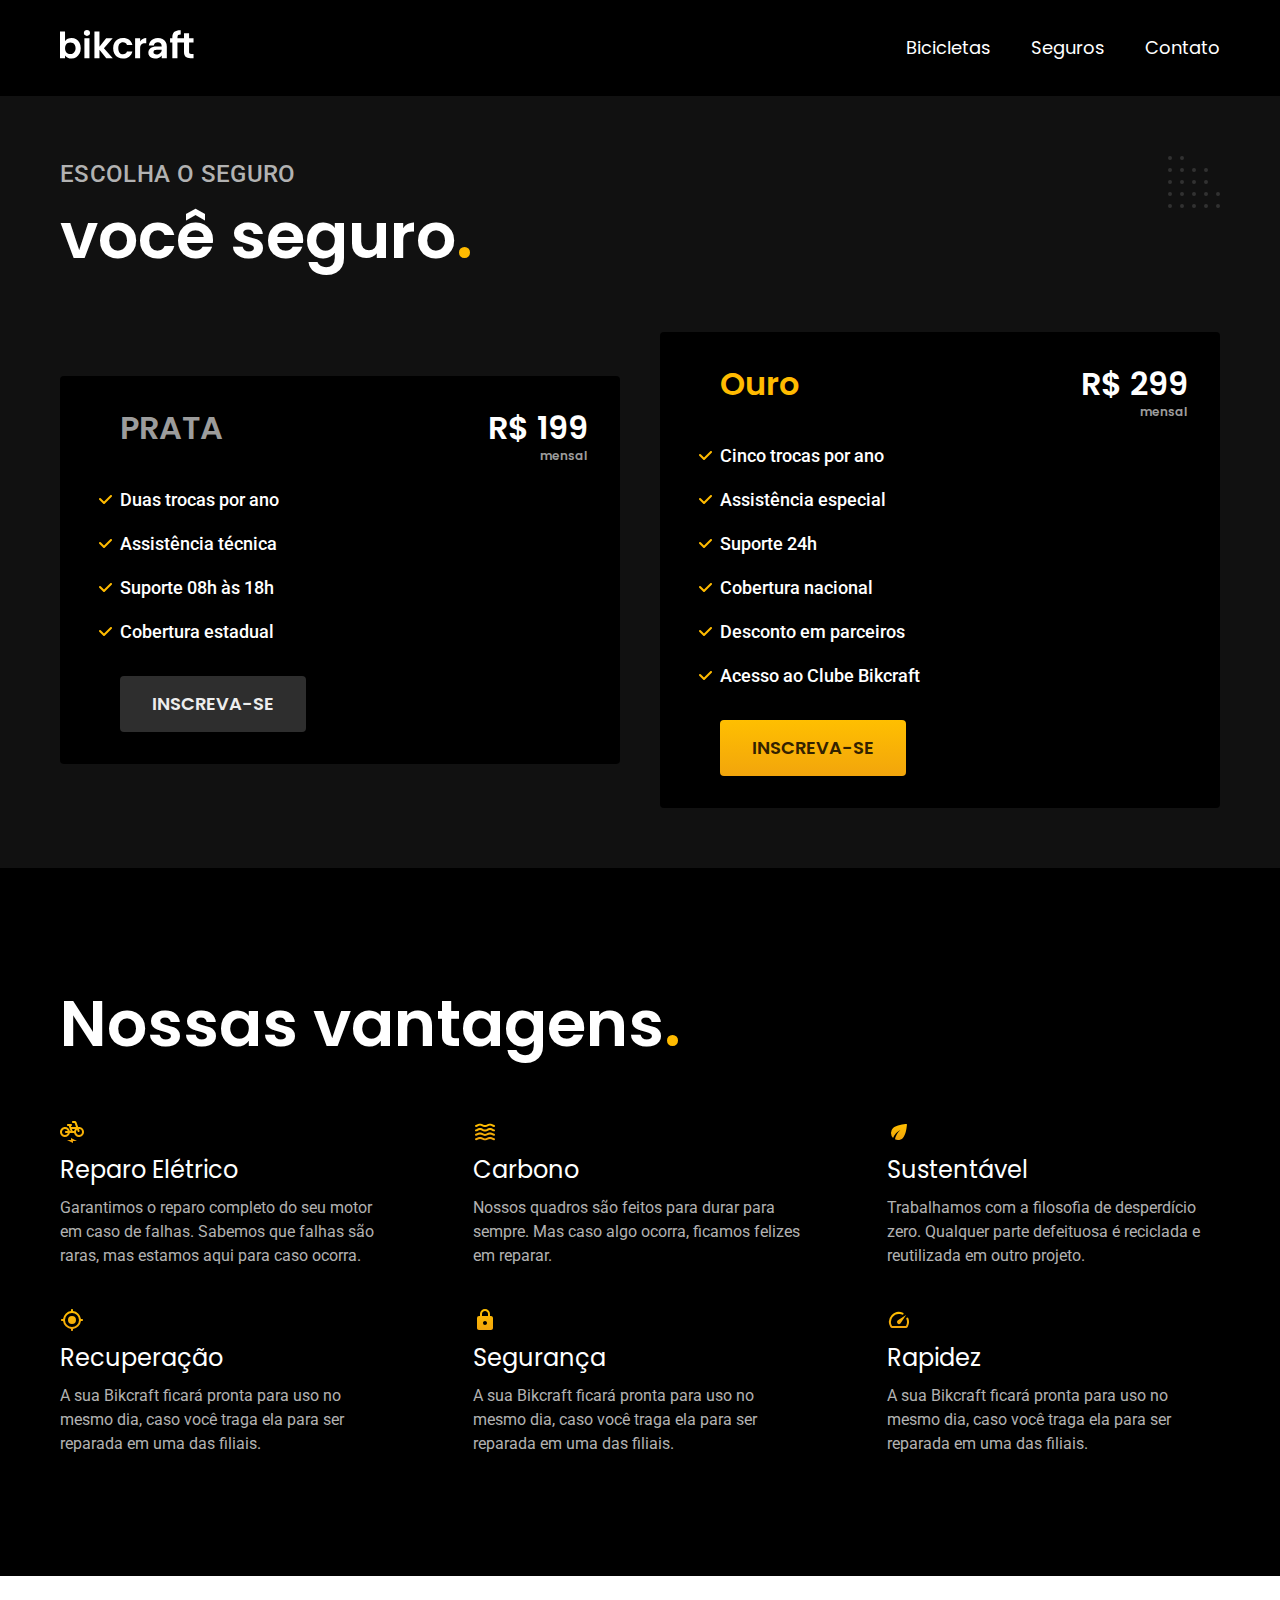
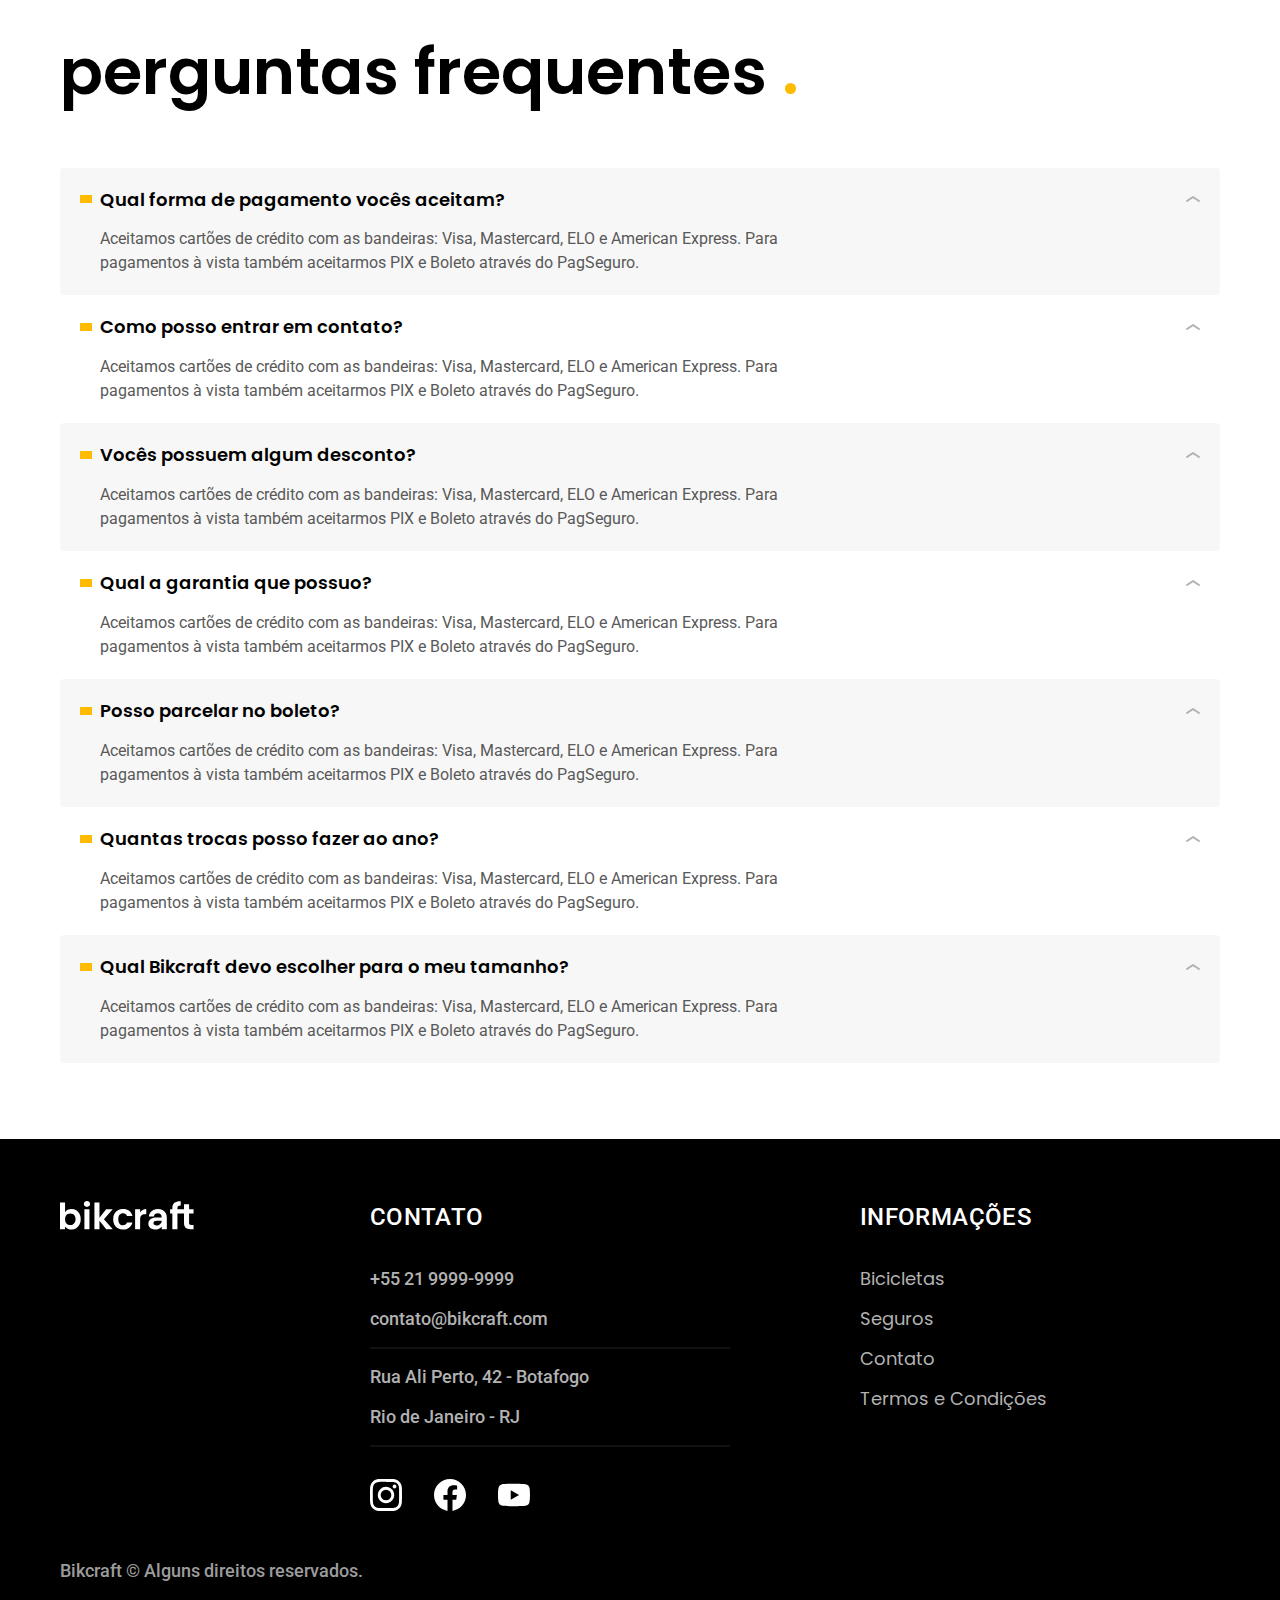
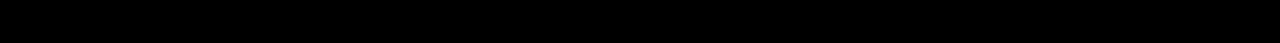
<file: seguros.html>
<html lang="pt-br">

<head>
  <meta charset="UTF-8">
  <meta name="viewport" content="width=device-width, initial-scale=1.0">
  <meta name="description" content="Seguros.">

  <link rel="preload" href="./css/style.css" as="style">
  <link rel="stylesheet" href="./css/style.css">

  <link rel="preconnect" href="https://fonts.googleapis.com">
  <link rel="preconnect" href="https://fonts.gstatic.com" crossorigin>
  <link href="https://fonts.googleapis.com/css2?family=Merriweather:ital,wght@1,900&family=Poppins:wght@400;600&family=Roboto:wght@400;500&display=swap" rel="stylesheet">
  <title>Seguros | Bikcraft</title>
</head>

<body id="seguros">
  <header class="header-bg">
    <div class="header container">
      <a href="./"><img src="./img/bikcraft.svg" width="136" height="32" alt="Logo"></a>
      <nav aria-label="primaria">
        <ul class="header-menu cor-0 font-1-m">
          <li><a href="./bicicletas.html">Bicicletas</a></li>
          <li><a href="./seguros.html">Seguros</a></li>
          <li><a href="./contato.html">Contato</a></li>
        </ul>
      </nav>
    </div>
  </header>

  <main class="seguros-bg">
    <div class="titulo-bg">
      <div class="titulo container">
        <p class="font-2-l-b cor-5">escolha o seguro</p>
        <h1 class="font-1-xxl cor-0">você seguro<span class="p-1">.</span></h1>
      </div>
    </div>
    <div class="seguros container">
      <div class="seguros-item">
        <h3 class="font-1-xl cor-6">PRATA</h3>
        <span class="font-1-xl cor-0">R$ 199<span class="font-1-xs cor-6">mensal</span></span>
        <ul class="font-2-m cor-0">
          <li>Duas trocas por ano</li>
          <li>Assistência técnica</li>
          <li>Suporte 08h às 18h</li>
          <li>Cobertura estadual</li>
        </ul>
        <a class="botao secundario" href="./">Inscreva-se</a>
      </div>
      <div class="seguros-item">
        <h3 class="font-1-xl p-1">Ouro</h3>
        <span class="font-1-xl cor-0">R$ 299<span class="font-1-xs cor-6">mensal</span></span>
        <ul class="font-2-m cor-0">
          <li>Cinco trocas por ano</li>
          <li>Assistência especial</li>
          <li>Suporte 24h</li>
          <li>Cobertura nacional</li>
          <li>Desconto em parceiros</li>
          <li>Acesso ao Clube Bikcraft</li>
        </ul>
        <a class="botao" href="./">Inscreva-se</a>
      </div>
    </div>
    <article class="vantagens-bg">
      <div class="vantagens container">
        <h2 class="font-1-xxl cor-0">Nossas vantagens<span class="p-1">.</span></h2>
        <ul class="cor-5 font-2-s">
          <li>
            <img src="img/icones/eletrica.svg" width="24" height="24" alt="">
            <h3 class="font-1-l cor-0">Reparo Elétrico</h3>
            <p>Garantimos o reparo completo do seu motor em caso de falhas. Sabemos que falhas são raras, mas estamos aqui para caso ocorra.</p>
          </li>
          <li>
            <img src="img/icones/carbono.svg" width="24" height="24" alt="">
            <h3 class="font-1-l cor-0">Carbono</h3>
            <p>Nossos quadros são feitos para durar para sempre. Mas caso algo ocorra, ficamos felizes em reparar.</p>
          </li>
          <li>
            <img src="img/icones/sustentavel.svg" width="24" height="24" alt="">
            <h3 class="font-1-l cor-0">Sustentável</h3>
            <p>Trabalhamos com a filosofia de desperdício zero. Qualquer parte defeituosa é reciclada e reutilizada em outro projeto.</p>
          </li>
          <li>
            <img src="img/icones/rastreador.svg" width="24" height="24" alt="">
            <h3 class="font-1-l cor-0">Recuperação</h3>
            <p>A sua Bikcraft ficará pronta para uso no mesmo dia, caso você traga ela para ser reparada em uma das filiais.</p>
          </li>
          <li>
            <img src="img/icones/seguro.svg" width="24" height="24" alt="">
            <h3 class="font-1-l cor-0">Segurança</h3>
            <p>A sua Bikcraft ficará pronta para uso no mesmo dia, caso você traga ela para ser reparada em uma das filiais.</p>
          </li>
          <li>
            <img src="img/icones/velocidade.svg" width="24" height="24" alt="">
            <h3 class="font-1-l cor-0">Rapidez</h3>
            <p>A sua Bikcraft ficará pronta para uso no mesmo dia, caso você traga ela para ser reparada em uma das filiais.</p>
          </li>
        </ul>
      </div>
    </article>
    <article class="perguntas-bg">
      <div class="perguntas container">
        <h2 class="font-1-xxl">perguntas frequentes <span class="p-1">.</span></h2>
        <dl>
          <div>
            <dt class="font-1-m-b">Qual forma de pagamento vocês aceitam?</dt>
            <dd class="font-2-s cor-9">Aceitamos cartões de crédito com as bandeiras: Visa, Mastercard, ELO e American Express. Para pagamentos à vista também aceitarmos PIX e Boleto através do PagSeguro.</dd>
          </div>
          <div>
            <dt class="font-1-m-b">Como posso entrar em contato?</dt>
            <dd class="font-2-s cor-9">Aceitamos cartões de crédito com as bandeiras: Visa, Mastercard, ELO e American Express. Para pagamentos à vista também aceitarmos PIX e Boleto através do PagSeguro.</dd>
          </div>
          <div>
            <dt class="font-1-m-b">Vocês possuem algum desconto?</dt>
            <dd class="font-2-s cor-9">Aceitamos cartões de crédito com as bandeiras: Visa, Mastercard, ELO e American Express. Para pagamentos à vista também aceitarmos PIX e Boleto através do PagSeguro.</dd>
          </div>
          <div>
            <dt class="font-1-m-b">Qual a garantia que possuo?</dt>
            <dd class="font-2-s cor-9">Aceitamos cartões de crédito com as bandeiras: Visa, Mastercard, ELO e American Express. Para pagamentos à vista também aceitarmos PIX e Boleto através do PagSeguro.</dd>
          </div>
          <div>
            <dt class="font-1-m-b">Posso parcelar no boleto?</dt>
            <dd class="font-2-s cor-9">Aceitamos cartões de crédito com as bandeiras: Visa, Mastercard, ELO e American Express. Para pagamentos à vista também aceitarmos PIX e Boleto através do PagSeguro.</dd>
          </div>
          <div>
            <dt class="font-1-m-b">Quantas trocas posso fazer ao ano?</dt>
            <dd class="font-2-s cor-9">Aceitamos cartões de crédito com as bandeiras: Visa, Mastercard, ELO e American Express. Para pagamentos à vista também aceitarmos PIX e Boleto através do PagSeguro.</dd>
          </div>
          <div>
            <dt class="font-1-m-b">Qual Bikcraft devo escolher para o meu tamanho?</dt>
            <dd class="font-2-s cor-9">Aceitamos cartões de crédito com as bandeiras: Visa, Mastercard, ELO e American Express. Para pagamentos à vista também aceitarmos PIX e Boleto através do PagSeguro.</dd>
          </div>
        </dl>
      </div>
    </article>
  </main>

  <footer class="footer-bg">
    <div class="footer container">
      <img src="img/bikcraft.svg" width="136" height="32" alt="Logo">
      <div class="footer-contato">
        <h3 class="font-2-l-b cor-0">Contato</h3>
        <ul class="font-2-m cor-5">
          <li><a href="tel:+55 21 9999-9999">+55 21 9999-9999</a></li>
          <li><a href="mailto:contato@bikcraft.com">contato@bikcraft.com</a></li>
          <li>Rua Ali Perto, 42 - Botafogo</li>
          <li>Rio de Janeiro - RJ</li>
        </ul>
        <div class="footer-redes">
          <a href="./">
            <img src="img/redes/instagram.svg" width="32" height="32" alt="">
          </a>
          <a href="./">
            <img src="img/redes/facebook.svg" width="32" height="32" alt="">
          </a>
          <a href="./">
            <img src="img/redes/youtube.svg" width="32" height="32" alt="">
          </a>
        </div>
      </div>
      <div class="footer-infomacoes">
        <h3 class="font-2-l-b cor-0">Informações</h3>
        <nav>
          <ul class="font-1-m cor-5">
            <li><a href="./bicicletas.html">Bicicletas</a></li>
            <li><a href="./seguros.html">Seguros</a></li>
            <li><a href="./contato.html">Contato</a></li>
            <li><a href="./termos.html">Termos e Condições</a></li>
          </ul>
        </nav>
      </div>
      <p class="footer-copy font-2-m cor-6">Bikcraft © Alguns direitos reservados.</p>
    </div>
  </footer>
</body>

</html>
</file>
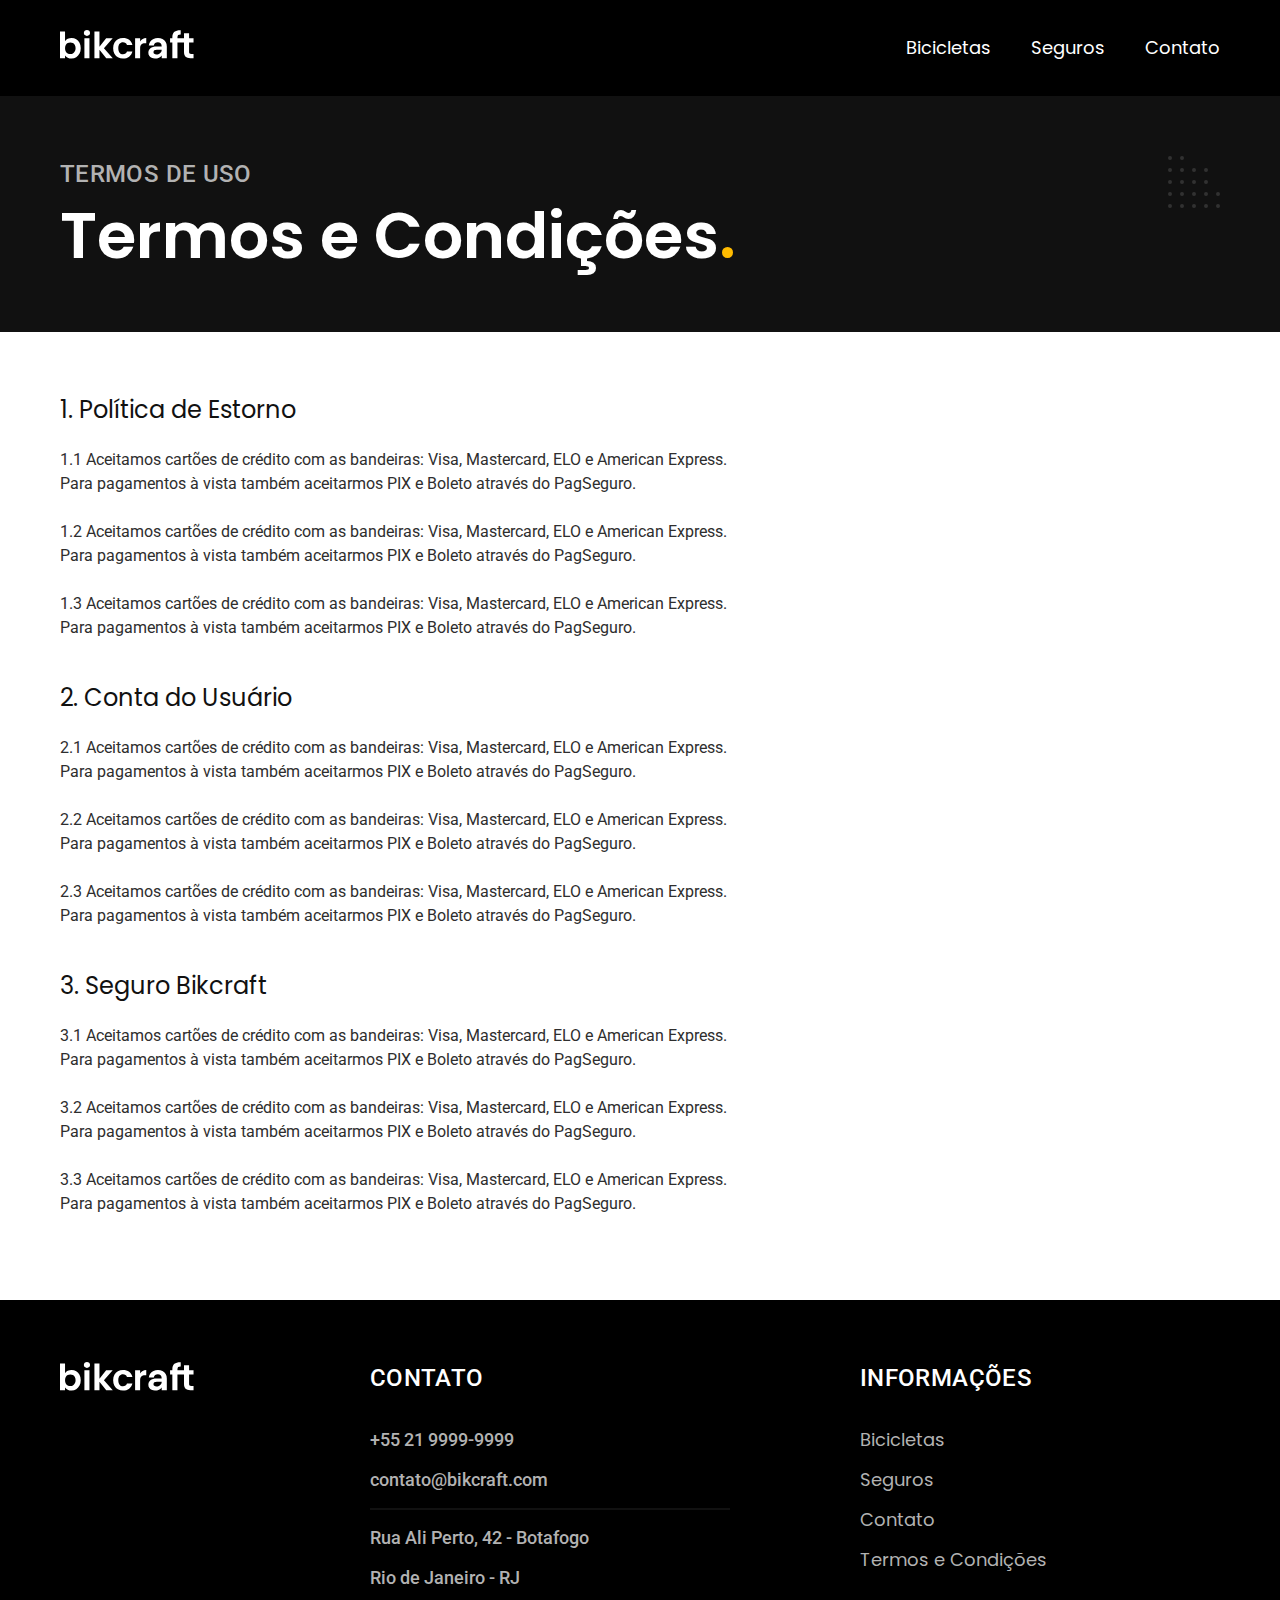
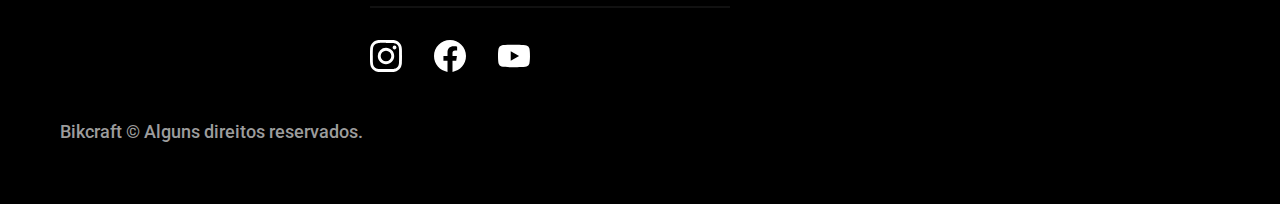
<file: termos.html>
<html lang="pt-br">

<head>
  <meta charset="UTF-8">
  <meta name="viewport" content="width=device-width, initial-scale=1.0">
  <meta name="description" content="Termos e Condições.">

  <link rel="preload" href="./css/style.css" as="style">
  <link rel="stylesheet" href="./css/style.css">

  <link rel="preconnect" href="https://fonts.googleapis.com">
  <link rel="preconnect" href="https://fonts.gstatic.com" crossorigin>
  <link href="https://fonts.googleapis.com/css2?family=Merriweather:ital,wght@1,900&family=Poppins:wght@400;600&family=Roboto:wght@400;500&display=swap" rel="stylesheet">
  <title>Termos e Condições | Bikcraft</title>
</head>

<body id="termos">
  <header class="header-bg">
    <div class="header container">
      <a href="./"><img src="./img/bikcraft.svg" width="136" height="32" alt="Logo"></a>
      <nav aria-label="primaria">
        <ul class="header-menu cor-0 font-1-m">
          <li><a href="./bicicletas.html">Bicicletas</a></li>
          <li><a href="./seguros.html">Seguros</a></li>
          <li><a href="./contato.html">Contato</a></li>
        </ul>
      </nav>
    </div>
  </header>

  <main>
    <div class="titulo-bg">
      <div class="titulo container">
        <p class="font-2-l-b cor-5">termos de uso</p>
        <h1 class="font-1-xxl cor-0">Termos e Condições<span class="p-1">.</span></h1>
      </div>
    </div>

    <div class="termos font-2-s cor-10 container">
      <h2 class="font-1-l cor-11">1. Política de Estorno</h2>
      <p>1.1 Aceitamos cartões de crédito com as bandeiras: Visa, Mastercard, ELO e American Express. Para pagamentos à vista também aceitarmos PIX e Boleto através do PagSeguro.</p>
      <p>1.2 Aceitamos cartões de crédito com as bandeiras: Visa, Mastercard, ELO e American Express. Para pagamentos à vista também aceitarmos PIX e Boleto através do PagSeguro.</p>
      <p>1.3 Aceitamos cartões de crédito com as bandeiras: Visa, Mastercard, ELO e American Express. Para pagamentos à vista também aceitarmos PIX e Boleto através do PagSeguro.</p>
      <h2 class="font-1-l cor-11">2. Conta do Usuário</h2>
      <p>2.1 Aceitamos cartões de crédito com as bandeiras: Visa, Mastercard, ELO e American Express. Para pagamentos à vista também aceitarmos PIX e Boleto através do PagSeguro.</p>
      <p>2.2 Aceitamos cartões de crédito com as bandeiras: Visa, Mastercard, ELO e American Express. Para pagamentos à vista também aceitarmos PIX e Boleto através do PagSeguro.</p>
      <p>2.3 Aceitamos cartões de crédito com as bandeiras: Visa, Mastercard, ELO e American Express. Para pagamentos à vista também aceitarmos PIX e Boleto através do PagSeguro.</p>
      <h2 class="font-1-l cor-11">3. Seguro Bikcraft</h2>
      <p>3.1 Aceitamos cartões de crédito com as bandeiras: Visa, Mastercard, ELO e American Express. Para pagamentos à vista também aceitarmos PIX e Boleto através do PagSeguro.</p>
      <p>3.2 Aceitamos cartões de crédito com as bandeiras: Visa, Mastercard, ELO e American Express. Para pagamentos à vista também aceitarmos PIX e Boleto através do PagSeguro.</p>
      <p>3.3 Aceitamos cartões de crédito com as bandeiras: Visa, Mastercard, ELO e American Express. Para pagamentos à vista também aceitarmos PIX e Boleto através do PagSeguro.</p>
    </div>
  </main>

  <footer class="footer-bg">
    <div class="footer container">
      <img src="img/bikcraft.svg" width="136" height="32" alt="Logo">
      <div class="footer-contato">
        <h3 class="font-2-l-b cor-0">Contato</h3>
        <ul class="font-2-m cor-5">
          <li><a href="tel:+55 21 9999-9999">+55 21 9999-9999</a></li>
          <li><a href="mailto:contato@bikcraft.com">contato@bikcraft.com</a></li>
          <li>Rua Ali Perto, 42 - Botafogo</li>
          <li>Rio de Janeiro - RJ</li>
        </ul>
        <div class="footer-redes">
          <a href="./">
            <img src="img/redes/instagram.svg" width="32" height="32" alt="">
          </a>
          <a href="./">
            <img src="img/redes/facebook.svg" width="32" height="32" alt="">
          </a>
          <a href="./">
            <img src="img/redes/youtube.svg" width="32" height="32" alt="">
          </a>
        </div>
      </div>
      <div class="footer-infomacoes">
        <h3 class="font-2-l-b cor-0">Informações</h3>
        <nav>
          <ul class="font-1-m cor-5">
            <li><a href="./bicicletas.html">Bicicletas</a></li>
            <li><a href="./seguros.html">Seguros</a></li>
            <li><a href="./contato.html">Contato</a></li>
            <li><a href="./termos.html">Termos e Condições</a></li>
          </ul>
        </nav>
      </div>
      <p class="footer-copy font-2-m cor-6">Bikcraft © Alguns direitos reservados.</p>
    </div>
  </footer>
</body>

</html>
</file>
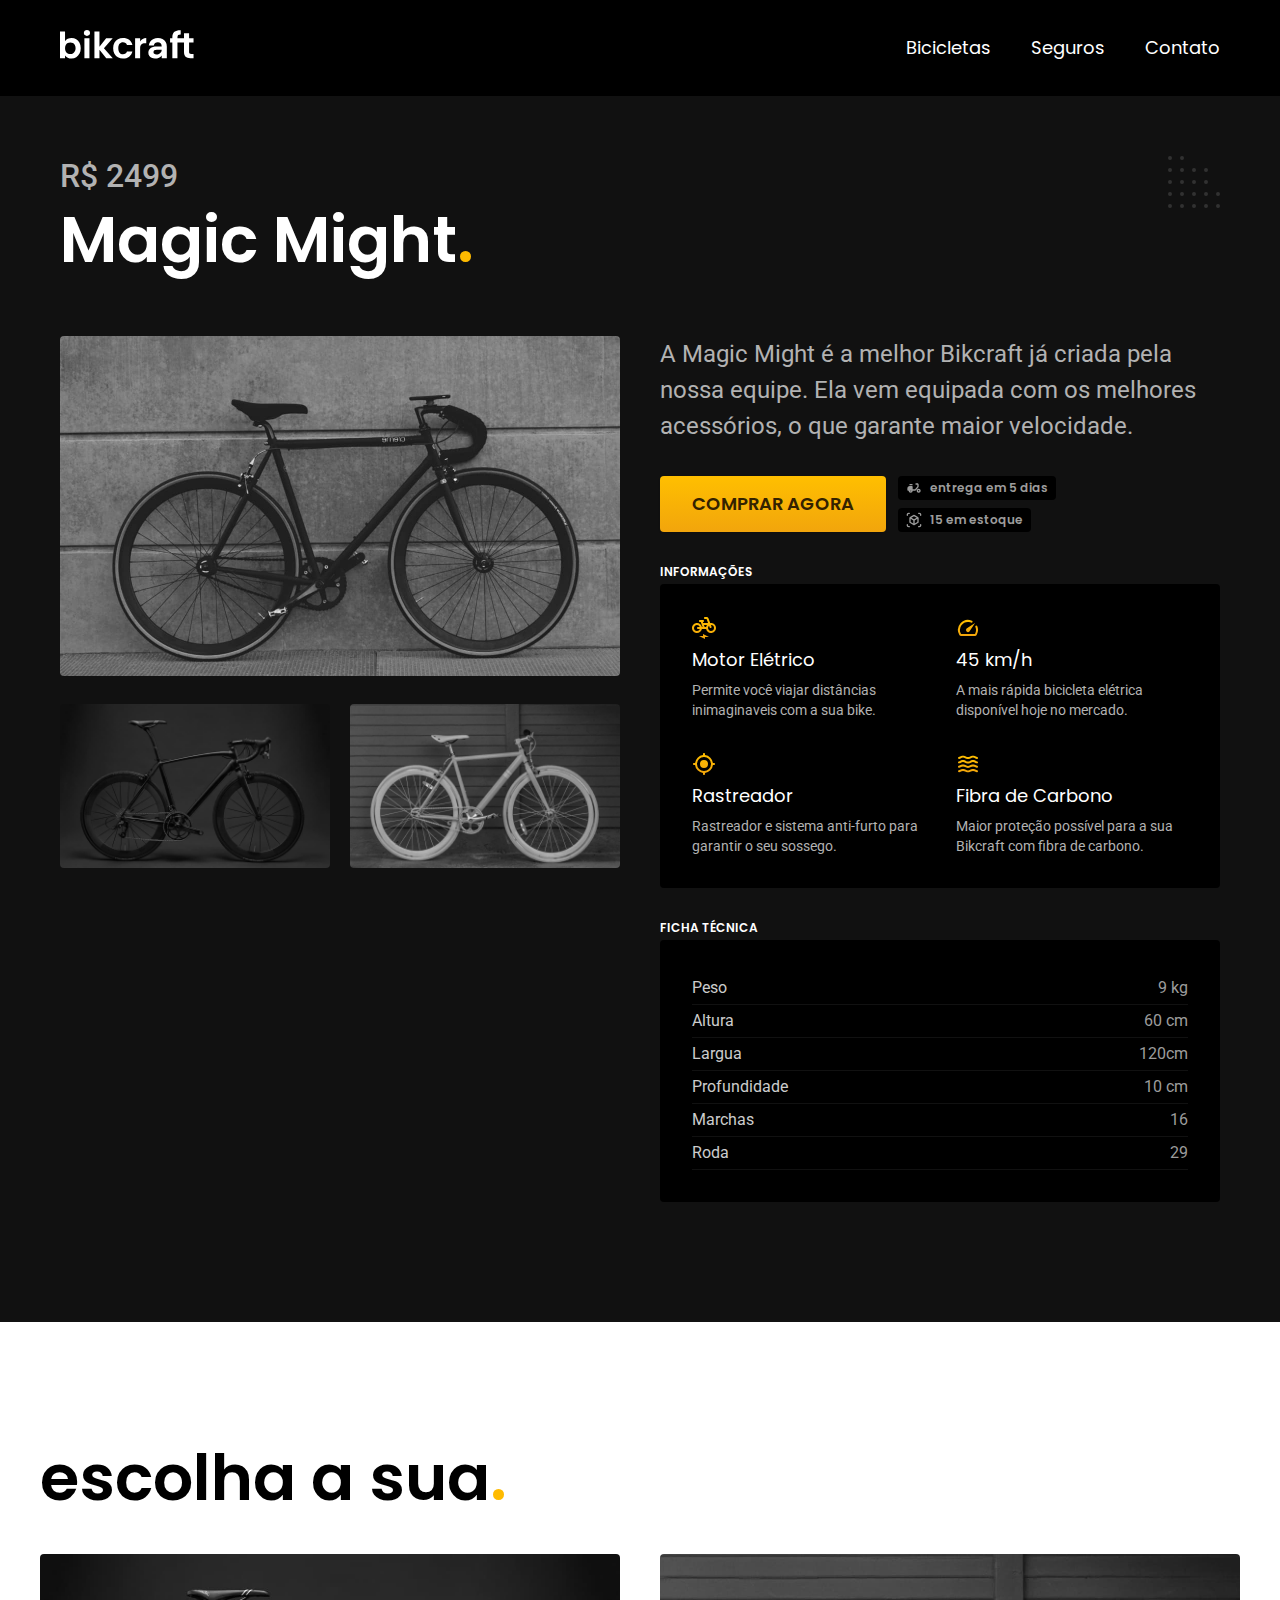
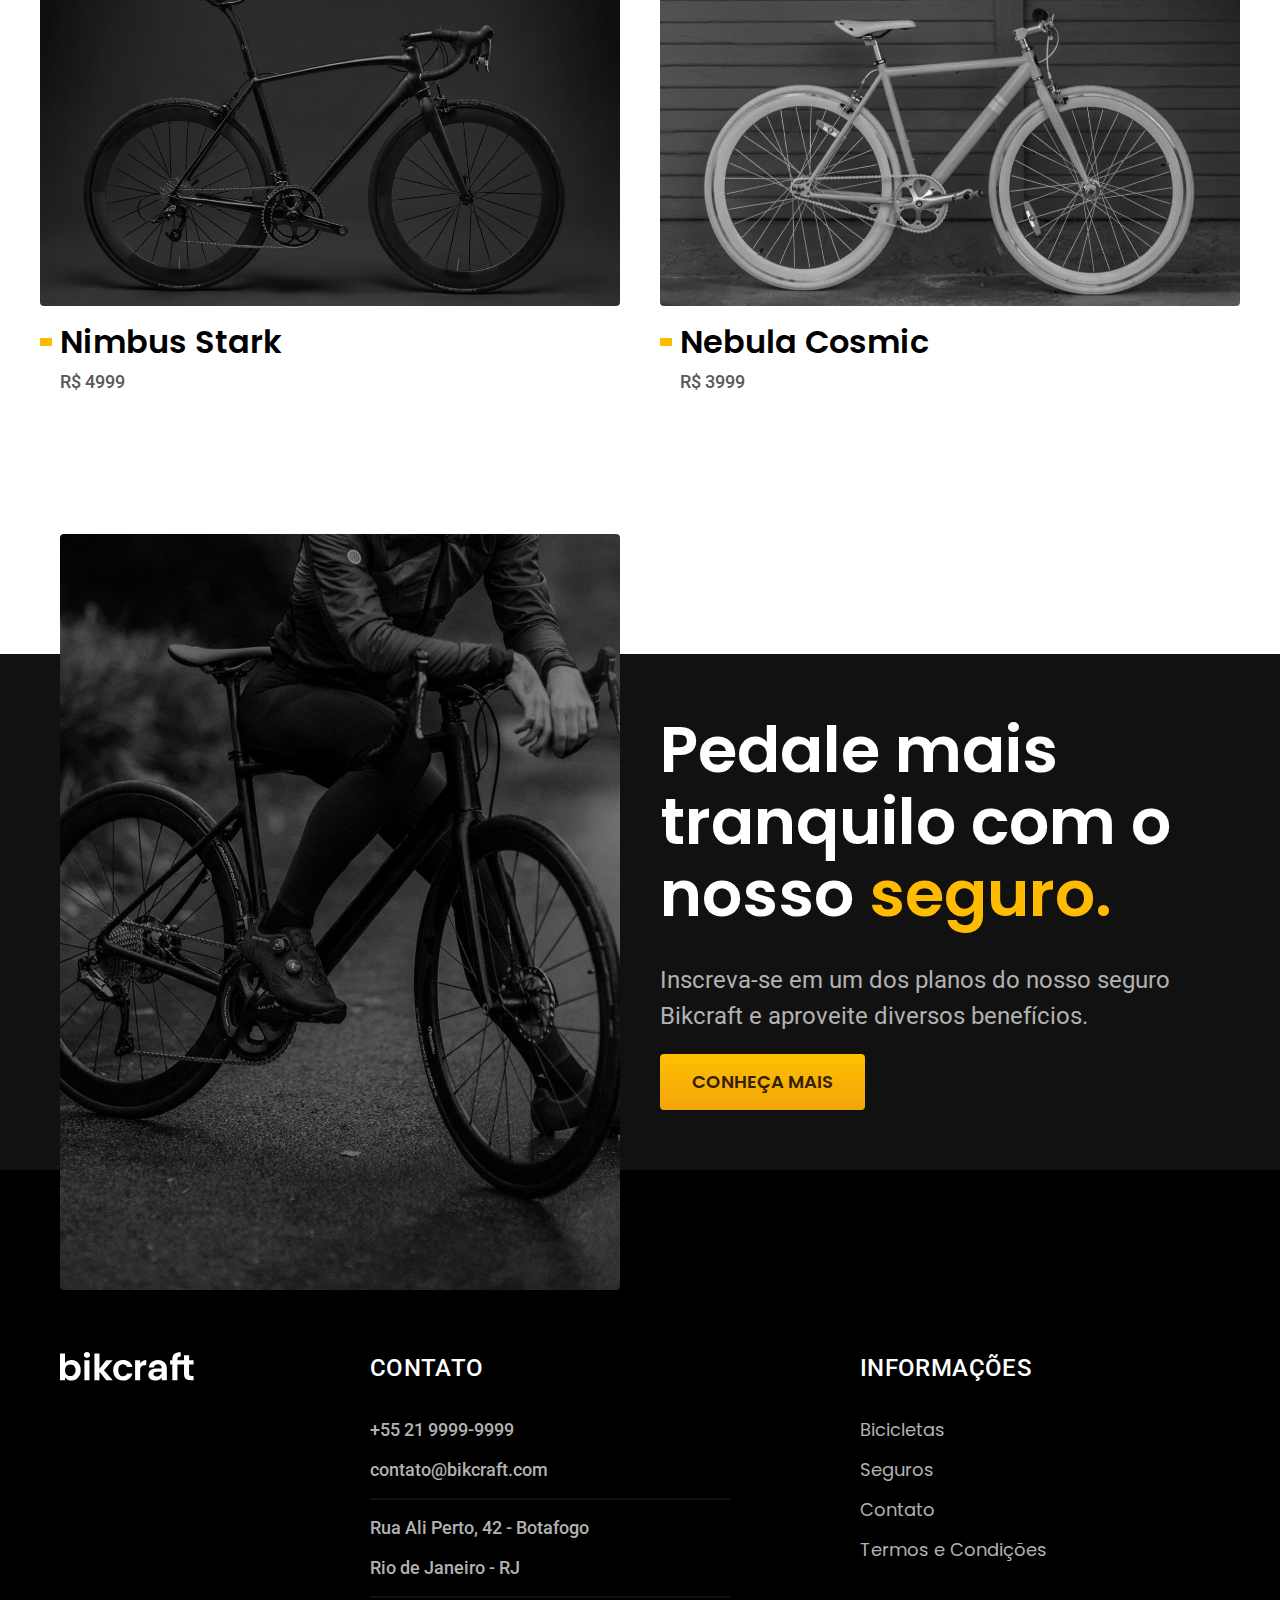
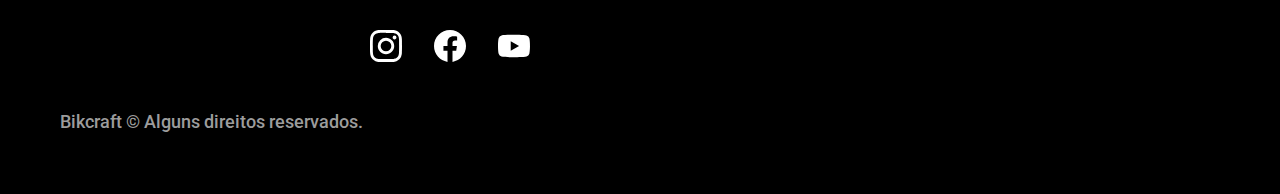
<file: bicicletas/magic.html>
<html lang="pt-br">

<head>
  <meta charset="UTF-8">
  <meta name="viewport" content="width=device-width, initial-scale=1.0">
  <meta name="description" content="Bicicleta Magic Might.">

  <link rel="stylesheet" href="../css/style.css">

  <link rel="preconnect" href="https://fonts.googleapis.com">
  <link rel="preconnect" href="https://fonts.gstatic.com" crossorigin>
  <link href="https://fonts.googleapis.com/css2?family=Merriweather:ital,wght@1,900&family=Poppins:wght@400;600&family=Roboto:wght@400;500&display=swap" rel="stylesheet">
  <title>Bicicleta Magic Might | Bikcraft</title>
</head>

<body id="bicicleta">
  <header class="header-bg">
    <div class="header container">
      <a href="./"><img src="../img/bikcraft.svg" width="136" height="32" alt="Logo"></a>
      <nav aria-label="primaria">
        <ul class="header-menu cor-0 font-1-m">
          <li><a href="../bicicletas.html">Bicicletas</a></li>
          <li><a href="../seguros.html">Seguros</a></li>
          <li><a href="../contato.html">Contato</a></li>
        </ul>
      </nav>
    </div>
  </header>

  <main class="titulo-bg">
    <div>
      <div class="titulo container">
        <p class="font-2-xl cor-5">R$ 2499</p>
        <h1 class="font-1-xxl cor-0">Magic Might<span class="p-1">.</span></h1>
      </div>
    </div>
    <div class="bicicleta container">
      <div class="bicicleta-imagens">
        <img src="../img/bicicletas/magic.jpg" width="1120" height="680" alt="">
        <img src="../img/bicicletas/nimbus.jpg" width="1120" height="680"  alt="">
        <img src="../img/bicicletas/nebula.jpg" width="1120" height="680"  alt="">
      </div>
      <div class="bicicleta-conteudo">
        <p class="font-2-l cor-5">A Magic Might é a melhor Bikcraft já criada pela nossa equipe. Ela vem equipada com os melhores acessórios, o que garante maior velocidade.</p>
        <div class="botao-info">
          <a class="botao" href="../orcamento.html">Comprar Agora</a>
          <span class="font-1-xs cor-6"><img src="../img/icones/entrega.svg" width="16" height="16" alt="">entrega em 5 dias</span>
          <span class="font-1-xs cor-6"><img src="../img/icones/estoque.svg" width="16" height="16"  alt="">15 em estoque</span>
        </div>
        <h2 class="font-1-xs cor-0">Informações</h2>
        <ul class="bicicleta-info">
          <li>
            <img src="../img/icones/eletrica.svg" width="24" height="24"  alt="">
            <h3 class="font-1-m cor-0">Motor Elétrico</h3>
            <p class="font-2-xs cor-5">Permite você viajar distâncias inimaginaveis com a sua bike.</p>
          </li>
          <li>
            <img src="../img/icones/velocidade.svg" width="24" height="24" alt="">
            <h3 class="font-1-m cor-0">45 km/h</h3>
            <p class="font-2-xs cor-5">A mais rápida bicicleta elétrica disponível hoje no mercado.</p>
          </li>
          <li>
            <img src="../img/icones/rastreador.svg" width="24" height="24" alt="">
            <h3 class="font-1-m cor-0">Rastreador</h3>
            <p class="font-2-xs cor-5">Rastreador e sistema anti-furto para garantir o seu sossego.</p>
          </li>
          <li>
            <img src="../img/icones/carbono.svg " width="24" height="24" alt="">
            <h3 class="font-1-m cor-0">Fibra de Carbono</h3>
            <p class="font-2-xs cor-5">Maior proteção possível para a sua Bikcraft com fibra de carbono.</p>
          </li>
        </ul>
        <h2 class="font-1-xs cor-0">Ficha técnica</h2>
        <ul class="bicicleta-ficha font-2-s cor-4">
          <li>Peso <span>9 kg</span></li>
          <li>Altura <span>60 cm</span></li>
          <li>Largua <span>120cm</span></li>
          <li>Profundidade <span>10 cm</span></li>
          <li>Marchas <span>16</span></li>
          <li>Roda <span>29</span></li>
        </ul>
      </div>
    </div>
  </main>

  <article class="container bicicletas-lista">
    <h2 class="font-1-xxl">escolha a sua<span class="p-1">.</span></h2>
    <ul class="bicicletas-lista">
      <li>
        <a href="./nimbus.html">
          <img src="../img/bicicletas/nimbus.jpg " width="1120" height="6280" alt="">
          <h3 class="font-1-xl">Nimbus Stark</h3>
          <span class="font-2-m cor-8">R$ 4999</span>
        </a>
      </li>
      <li>
        <a href="./nebula.html">
          <img src="../img/bicicletas/nebula.jpg " width="1120" height="6280" alt="">
          <h3 class="font-1-xl">Nebula Cosmic</h3>
          <span class="font-2-m cor-8">R$ 3999</span>
        </a>
      </li>
    </ul>
  </article>

  <article class="seguro-bg">
    <div class="seguro container">
      <div class="seguro-imagem">
        <img src="../img/fotos/seguros.jpg" width="1360" height="1512" alt="Pessoa parada em cima de uma bicicleta">
      </div>
      <div class="seguro-conteudo">
        <h2 class="font-1-xxl cor-0">Pedale mais
          tranquilo com
          o nosso <span class="p-1">seguro.</span></h2>
        <p class="font-2-l cor-5">Inscreva-se em um dos planos do nosso seguro Bikcraft e aproveite diversos benefícios.</p>
        <a class="botao" href="../seguros.html">Conheça Mais</a>
      </div>
    </div>
  </article>

  <footer class="footer-bg">
    <div class="footer container">
      <img src="../img/bikcraft.svg" width="136" height="32" alt="Logo">
      <div class="footer-contato">
        <h3 class="font-2-l-b cor-0">Contato</h3>
        <ul class="font-2-m cor-5">
          <li><a href="tel:+55 21 9999-9999">+55 21 9999-9999</a></li>
          <li><a href="mailto:contato@bikcraft.com">contato@bikcraft.com</a></li>
          <li>Rua Ali Perto, 42 - Botafogo</li>
          <li>Rio de Janeiro - RJ</li>
        </ul>
        <div class="footer-redes">
          <a href="./">
            <img src="../img/redes/instagram.svg" width="32" height="32" alt="">
          </a>
          <a href="./">
            <img src="../img/redes/facebook.svg" width="32" height="32" alt="">
          </a>
          <a href="./">
            <img src="../img/redes/youtube.svg" width="32" height="32" alt="">
          </a>
        </div>
      </div>
      <div class="footer-infomacoes">
        <h3 class="font-2-l-b cor-0">Informações</h3>
        <nav>
          <ul class="font-1-m cor-5">
            <li><a href="../bicicletas.html">Bicicletas</a></li>
            <li><a href="../seguros.html">Seguros</a></li>
            <li><a href="../contato.html">Contato</a></li>
            <li><a href="../termos.html">Termos e Condições</a></li>
          </ul>
        </nav>
      </div>
      <p class="footer-copy font-2-m cor-6">Bikcraft © Alguns direitos reservados.</p>
    </div>
  </footer>
</body>

</html>
</file>
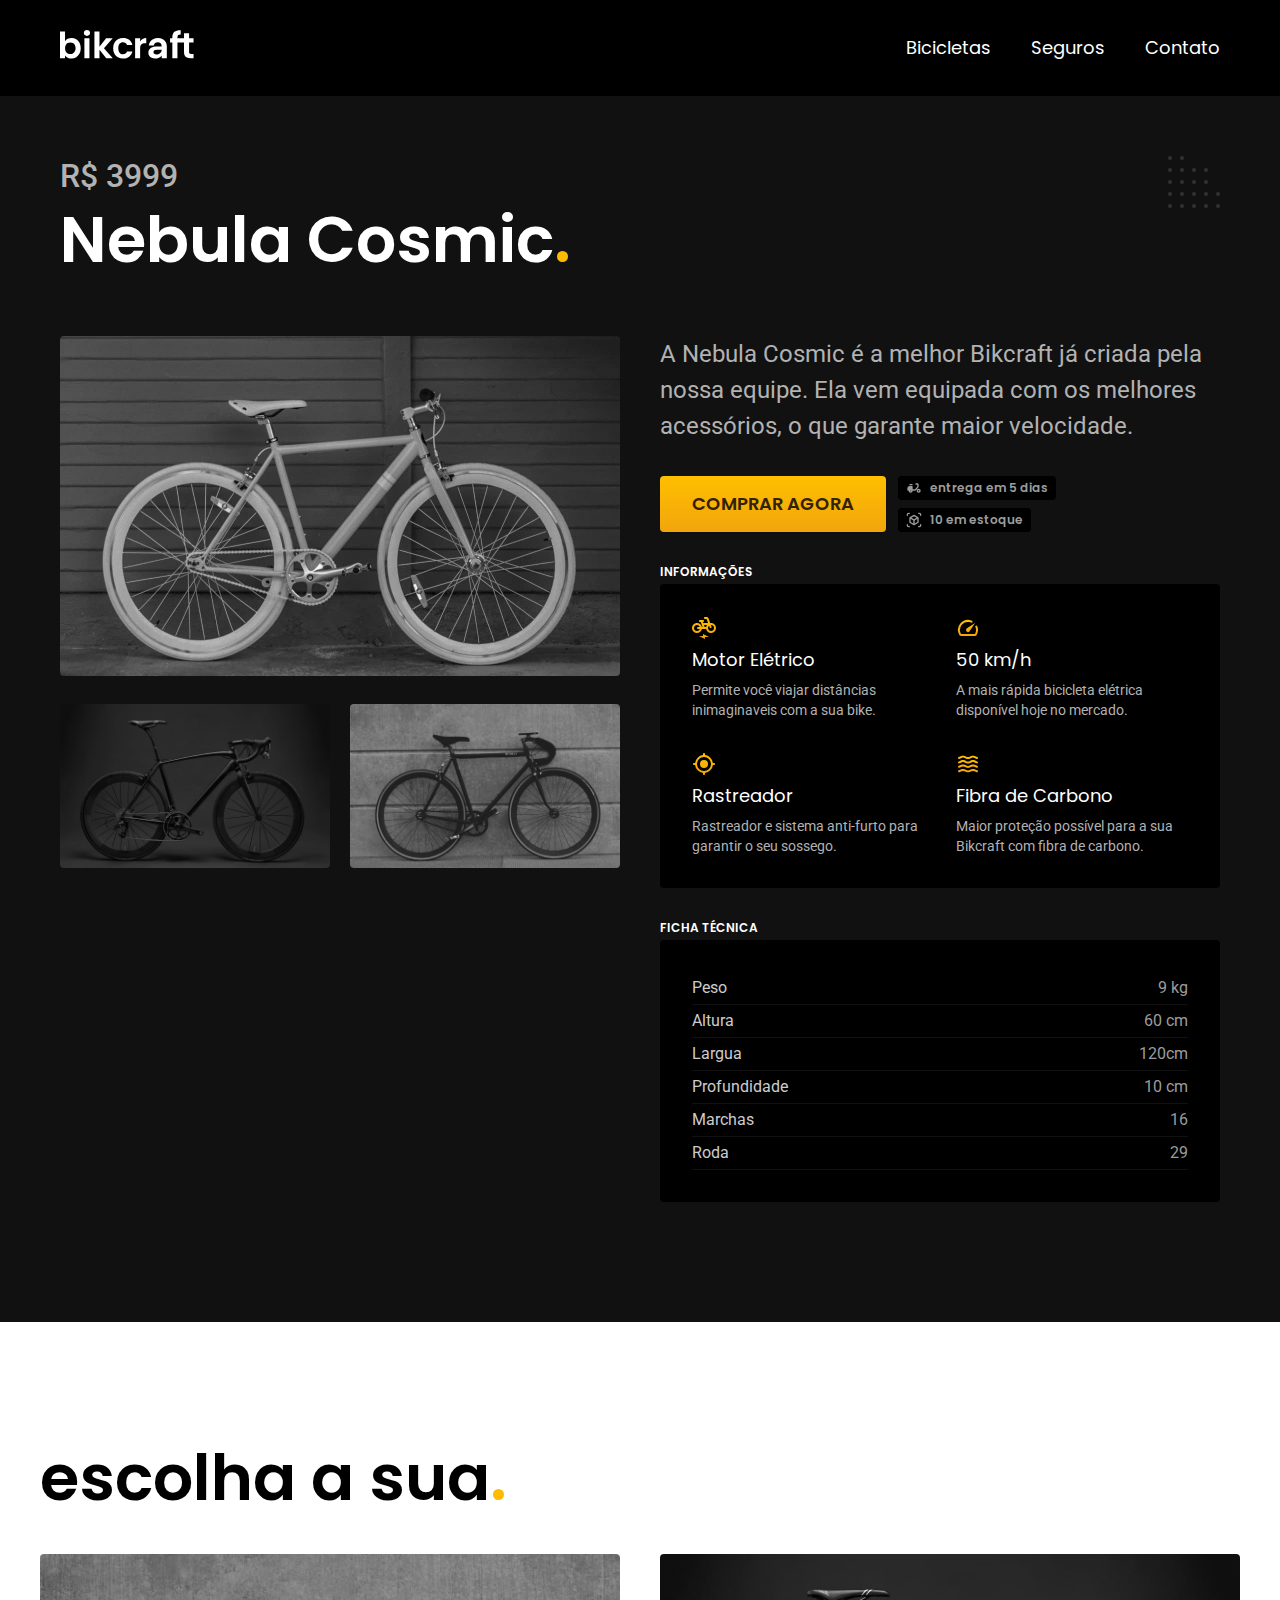
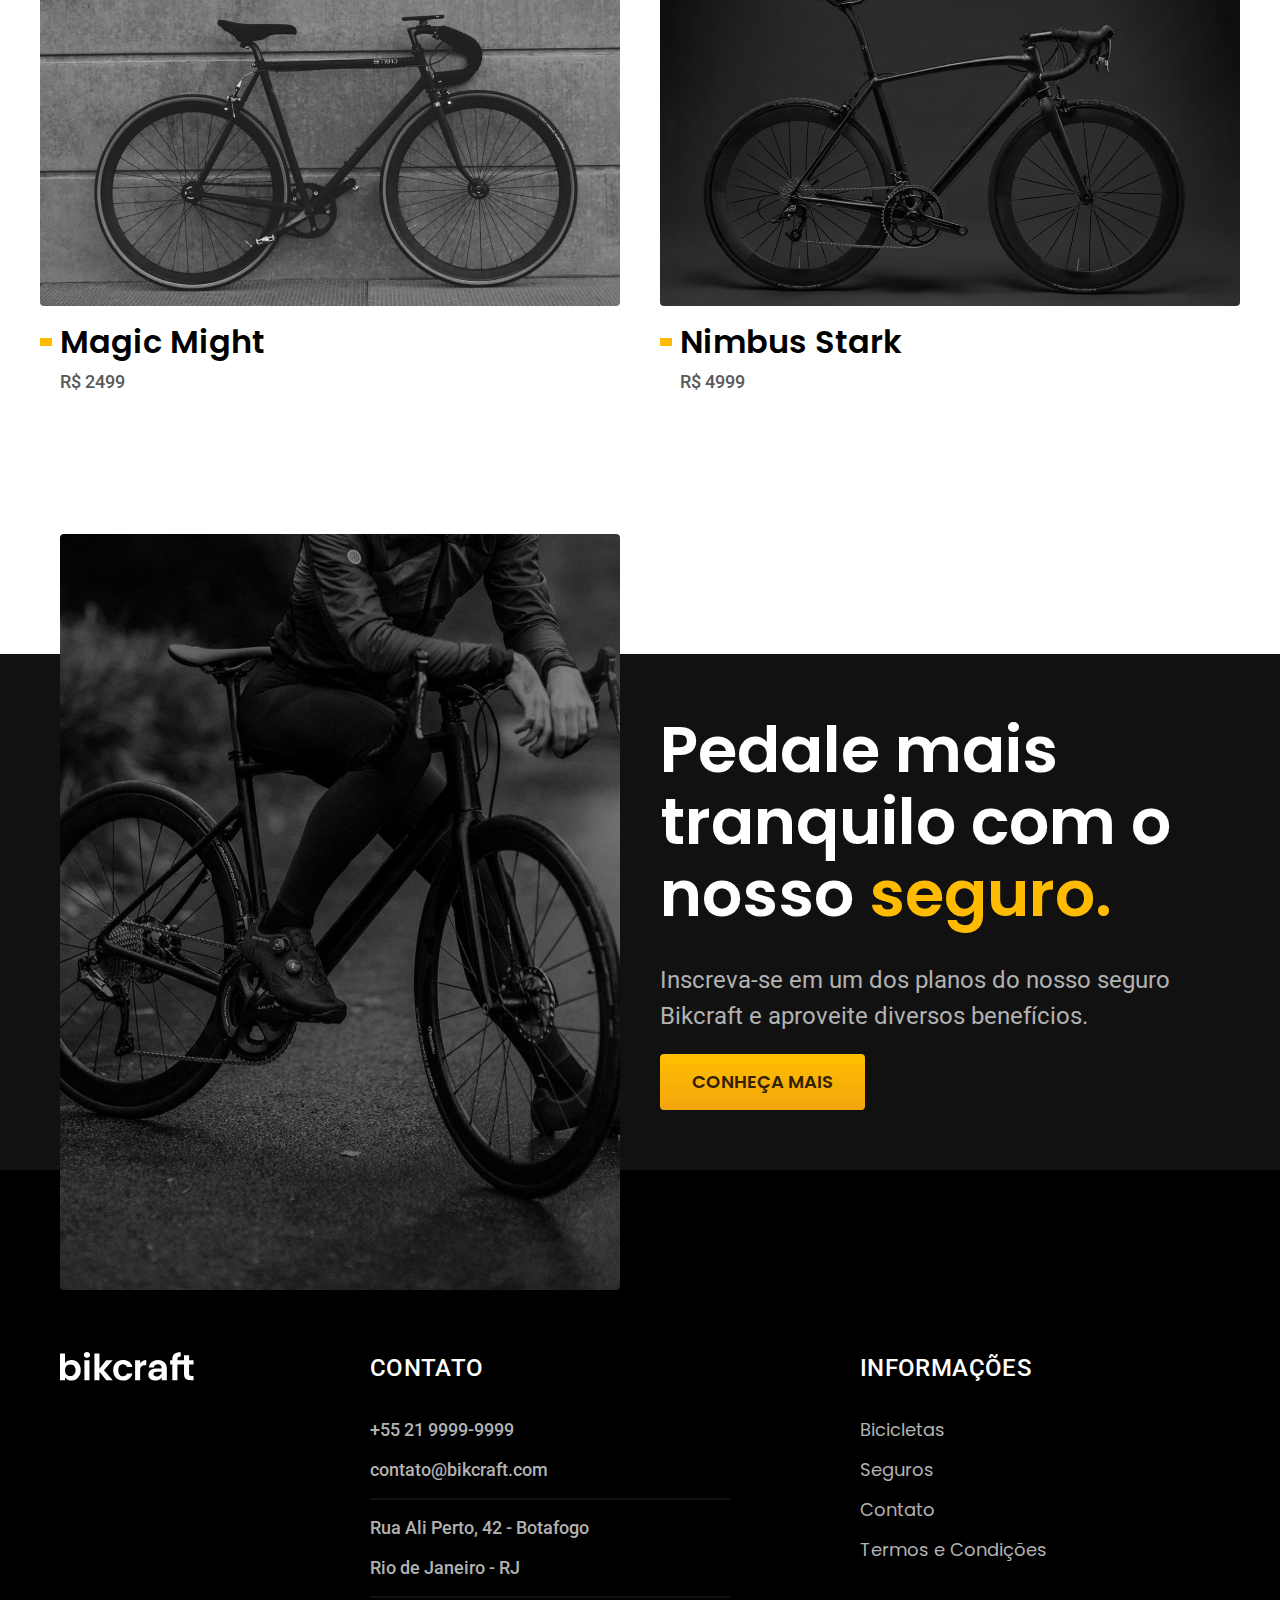
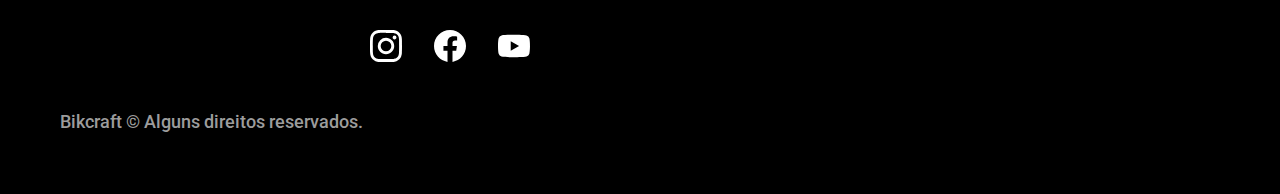
<file: bicicletas/nebula.html>
<html lang="pt-br">

<head>
  <meta charset="UTF-8">
  <meta name="viewport" content="width=device-width, initial-scale=1.0">
  <meta name="description" content="Bicicleta Nebula Cosmic.">

  <link rel="stylesheet" href="../css/style.css">

  <link rel="preconnect" href="https://fonts.googleapis.com">
  <link rel="preconnect" href="https://fonts.gstatic.com" crossorigin>
  <link href="https://fonts.googleapis.com/css2?family=Merriweather:ital,wght@1,900&family=Poppins:wght@400;600&family=Roboto:wght@400;500&display=swap" rel="stylesheet">
  <title>Bicicleta Nebula Cosmic | Bikcraft</title>
</head>

<body id="bicicleta">
  <header class="header-bg">
    <div class="header container">
      <a href="./"><img src="../img/bikcraft.svg" width="136" height="32" alt="Logo"></a>
      <nav aria-label="primaria">
        <ul class="header-menu cor-0 font-1-m">
          <li><a href="../bicicletas.html">Bicicletas</a></li>
          <li><a href="../seguros.html">Seguros</a></li>
          <li><a href="../contato.html">Contato</a></li>
        </ul>
      </nav>
    </div>
  </header>

  <main class="titulo-bg">
    <div>
      <div class="titulo container">
        <p class="font-2-xl cor-5">R$ 3999</p>
        <h1 class="font-1-xxl cor-0">Nebula Cosmic<span class="p-1">.</span></h1>
      </div>
    </div>
    <div class="bicicleta container">
      <div class="bicicleta-imagens">
        <img src="../img/bicicletas/nebula.jpg" alt="">
        <img src="../img/bicicletas/nimbus.jpg" alt="">
        <img src="../img/bicicletas/magic.jpg" alt="">
      </div>
      <div class="bicicleta-conteudo">
        <p class="font-2-l cor-5">A Nebula Cosmic é a melhor Bikcraft já criada pela nossa equipe. Ela vem equipada com os melhores acessórios, o que garante maior velocidade.</p>
        <div class="botao-info">
          <a class="botao" href="../orcamento.html">Comprar Agora</a>
          <span class="font-1-xs cor-6"><img src="../img/icones/entrega.svg" width="16" height="16" alt="">entrega em 5 dias</span>
          <span class="font-1-xs cor-6"><img src="../img/icones/estoque.svg" width="16" height="16" alt="">10 em estoque</span>
        </div>
        <h2 class="font-1-xs cor-0">Informações</h2>
        <ul class="bicicleta-info">
          <li>
            <img src="../img/icones/eletrica.svg" width="24" height="24" alt="">
            <h3 class="font-1-m cor-0">Motor Elétrico</h3>
            <p class="font-2-xs cor-5">Permite você viajar distâncias inimaginaveis com a sua bike.</p>
          </li>
          <li>
            <img src="../img/icones/velocidade.svg" width="24" height="24" alt="">
            <h3 class="font-1-m cor-0">50 km/h</h3>
            <p class="font-2-xs cor-5">A mais rápida bicicleta elétrica disponível hoje no mercado.</p>
          </li>
          <li>
            <img src="../img/icones/rastreador.svg" width="24" height="24" alt="">
            <h3 class="font-1-m cor-0">Rastreador</h3>
            <p class="font-2-xs cor-5">Rastreador e sistema anti-furto para garantir o seu sossego.</p>
          </li>
          <li>
            <img src="../img/icones/carbono.svg" width="24" height="24" alt="">
            <h3 class="font-1-m cor-0">Fibra de Carbono</h3>
            <p class="font-2-xs cor-5">Maior proteção possível para a sua Bikcraft com fibra de carbono.</p>
          </li>
        </ul>
        <h2 class="font-1-xs cor-0">Ficha técnica</h2>
        <ul class="bicicleta-ficha font-2-s cor-4">
          <li>Peso <span>9 kg</span></li>
          <li>Altura <span>60 cm</span></li>
          <li>Largua <span>120cm</span></li>
          <li>Profundidade <span>10 cm</span></li>
          <li>Marchas <span>16</span></li>
          <li>Roda <span>29</span></li>
        </ul>
      </div>
    </div>
  </main>

  <article class="container bicicletas-lista">
    <h2 class="font-1-xxl">escolha a sua<span class="p-1">.</span></h2>
    <ul class="bicicletas-lista">
      <li>
        <a href="./magic.html">
          <img src="../img/bicicletas/magic.jpg " width="1120" height="680" alt="">
          <h3 class="font-1-xl">Magic Might</h3>
          <span class="font-2-m cor-8">R$ 2499</span>
        </a>
      </li>
      <li>
        <a href="./nimbus.html">
          <img src="../img/bicicletas/nimbus.jpg " width="1120" height="680" alt="">
          <h3 class="font-1-xl">Nimbus Stark</h3>
          <span class="font-2-m cor-8">R$ 4999</span>
        </a>
      </li>
    </ul>
  </article>

  <article class="seguro-bg">
    <div class="seguro container">
      <div class="seguro-imagem">
        <img src="../img/fotos/seguros.jpg" width="1360" height="1512" alt="Pessoa parada em cima de uma bicicleta">
      </div>
      <div class="seguro-conteudo">
        <h2 class="font-1-xxl cor-0">Pedale mais
          tranquilo com
          o nosso <span class="p-1">seguro.</span></h2>
        <p class="font-2-l cor-5">Inscreva-se em um dos planos do nosso seguro Bikcraft e aproveite diversos benefícios.</p>
        <a class="botao" href="../seguros.html">Conheça Mais</a>
      </div>
    </div>
  </article>

  <footer class="footer-bg">
    <div class="footer container">
      <img src="../img/bikcraft.svg" width="136" height="32" alt="Logo">
      <div class="footer-contato">
        <h3 class="font-2-l-b cor-0">Contato</h3>
        <ul class="font-2-m cor-5">
          <li><a href="tel:+55 21 9999-9999">+55 21 9999-9999</a></li>
          <li><a href="mailto:contato@bikcraft.com">contato@bikcraft.com</a></li>
          <li>Rua Ali Perto, 42 - Botafogo</li>
          <li>Rio de Janeiro - RJ</li>
        </ul>
        <div class="footer-redes">
          <a href="./">
            <img src="../img/redes/instagram.svg" width="32" height="32" alt="">
          </a>
          <a href="./">
            <img src="../img/redes/facebook.svg" width="32" height="32" alt="">
          </a>
          <a href="./">
            <img src="../img/redes/youtube.svg" width="32" height="32" alt="">
          </a>
        </div>
      </div>
      <div class="footer-infomacoes">
        <h3 class="font-2-l-b cor-0">Informações</h3>
        <nav>
          <ul class="font-1-m cor-5">
            <li><a href="../bicicletas.html">Bicicletas</a></li>
            <li><a href="../seguros.html">Seguros</a></li>
            <li><a href="../contato.html">Contato</a></li>
            <li><a href="../termos.html">Termos e Condições</a></li>
          </ul>
        </nav>
      </div>
      <p class="footer-copy font-2-m cor-6">Bikcraft © Alguns direitos reservados.</p>
    </div>
  </footer>
</body>

</html>
</file>
<file: css/style.css>
@import "global/global.css";
@import "utilidades/cores.css";
@import "utilidades/tipografia.css";

/* Utilidades */
@import "utilidades/componentes.css";
@import "utilidades/formulario.css";

/* Header */
@import "global/header.css";

/* Footer */
@import "global/footer.css";

/* Home */
@import "home/introducao.css";
@import "home/tecnologia.css";
@import "home/parceiros.css";
@import "home/depoimento.css";

/* Bicicletas */
@import "bicicletas-lista/bicicletas.css";

/* Bicicleta */
@import "bicicletas/bicicletas.css";
@import "bicicletas/seguro.css";

/* Nimbus */
@import "bicicletas/nimbus.css";


/* Seguros */
@import "seguros/seguros.css";
@import "seguros/vantagens.css";
@import "seguros/perguntas.css";

/* Contato */
@import "contato/contato.css";
@import "contato/lojas.css";

/* Contato */
@import "orçamento/orcamento.css";


/* Termos */
@import "termos/termos.css";
</file>
